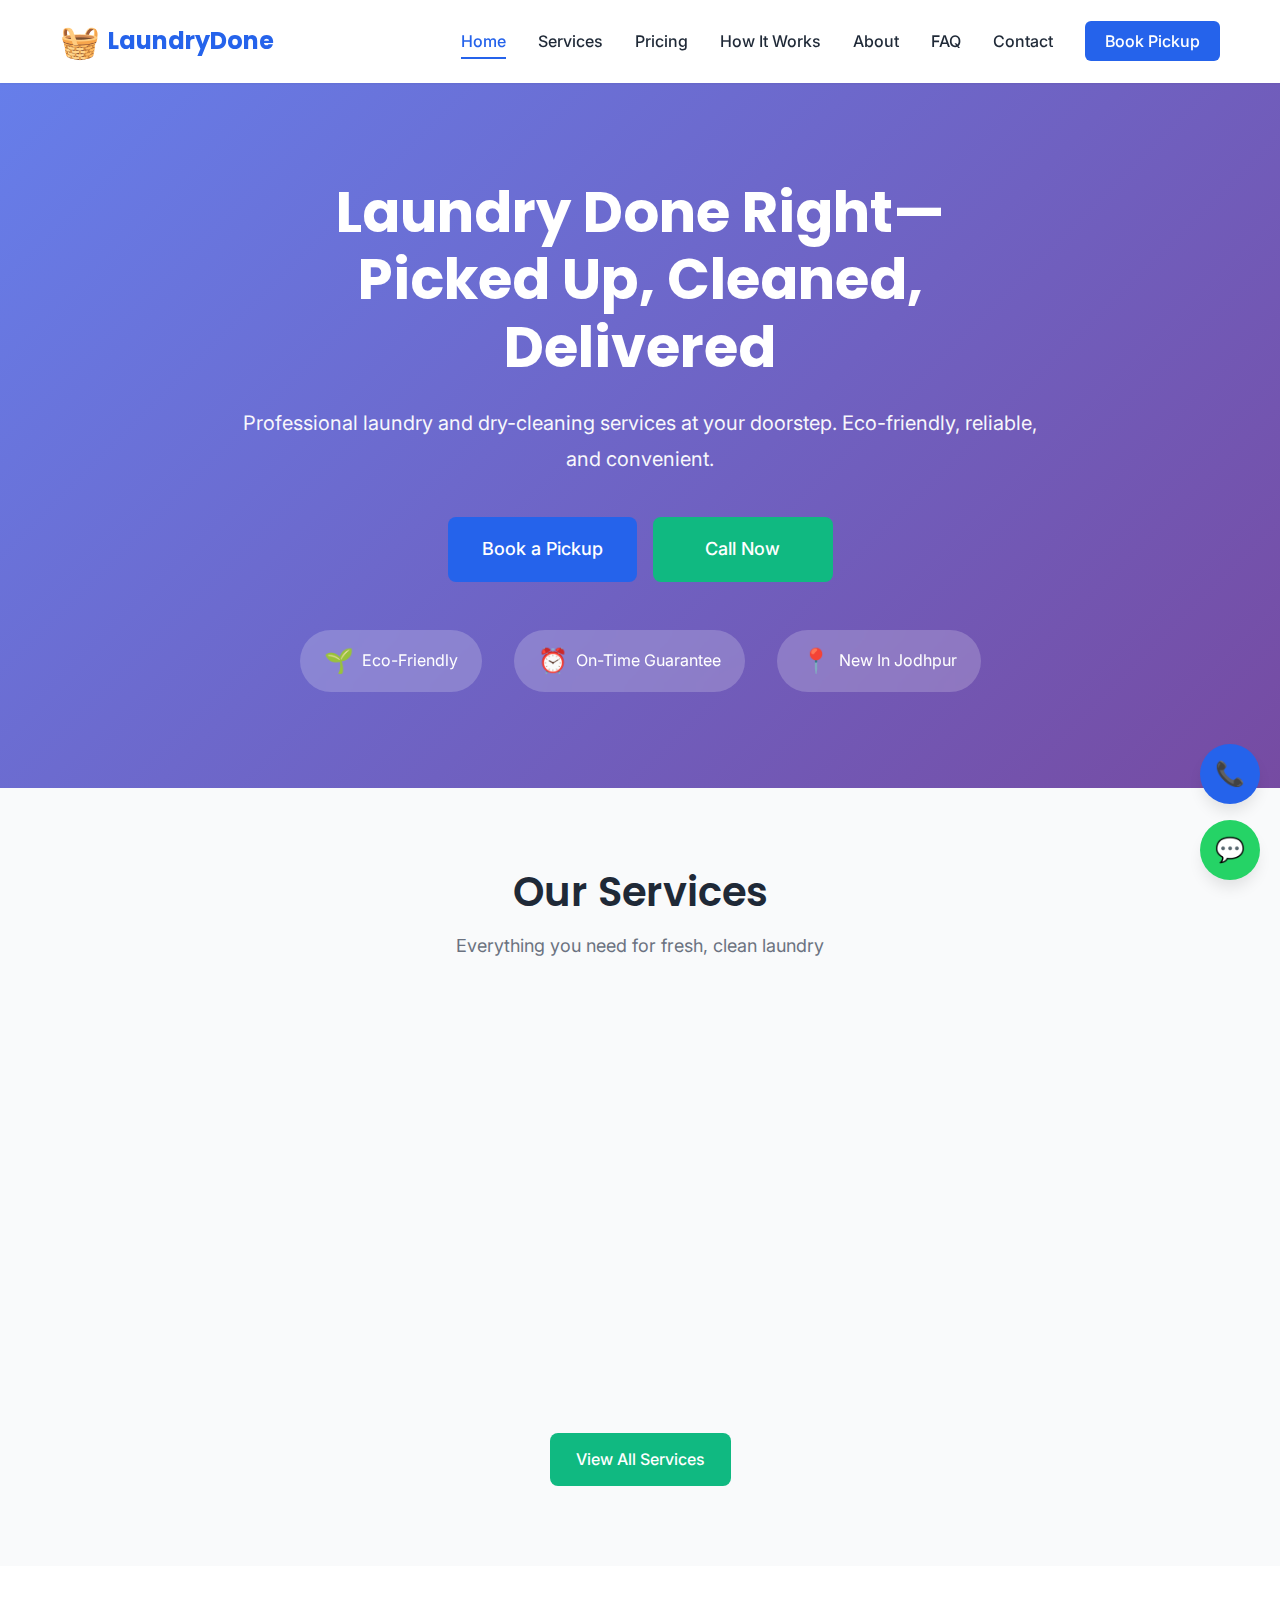
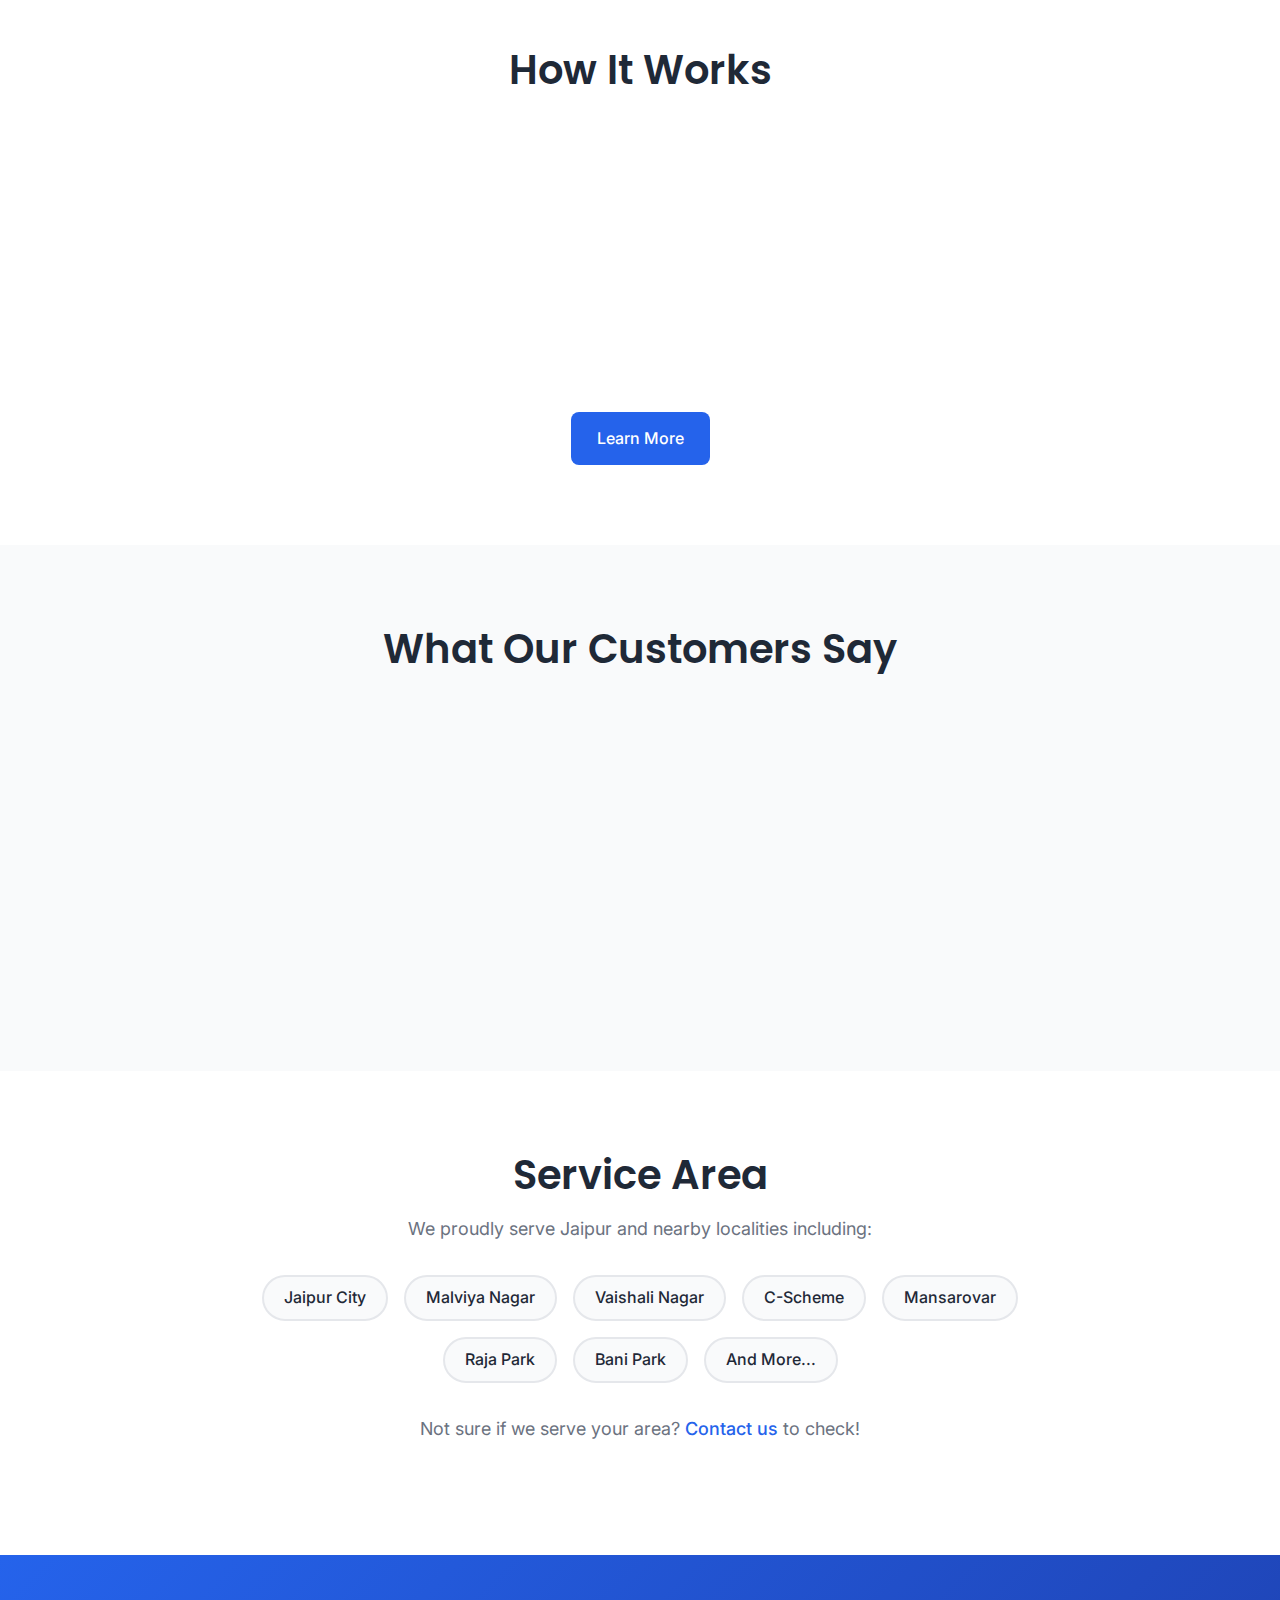
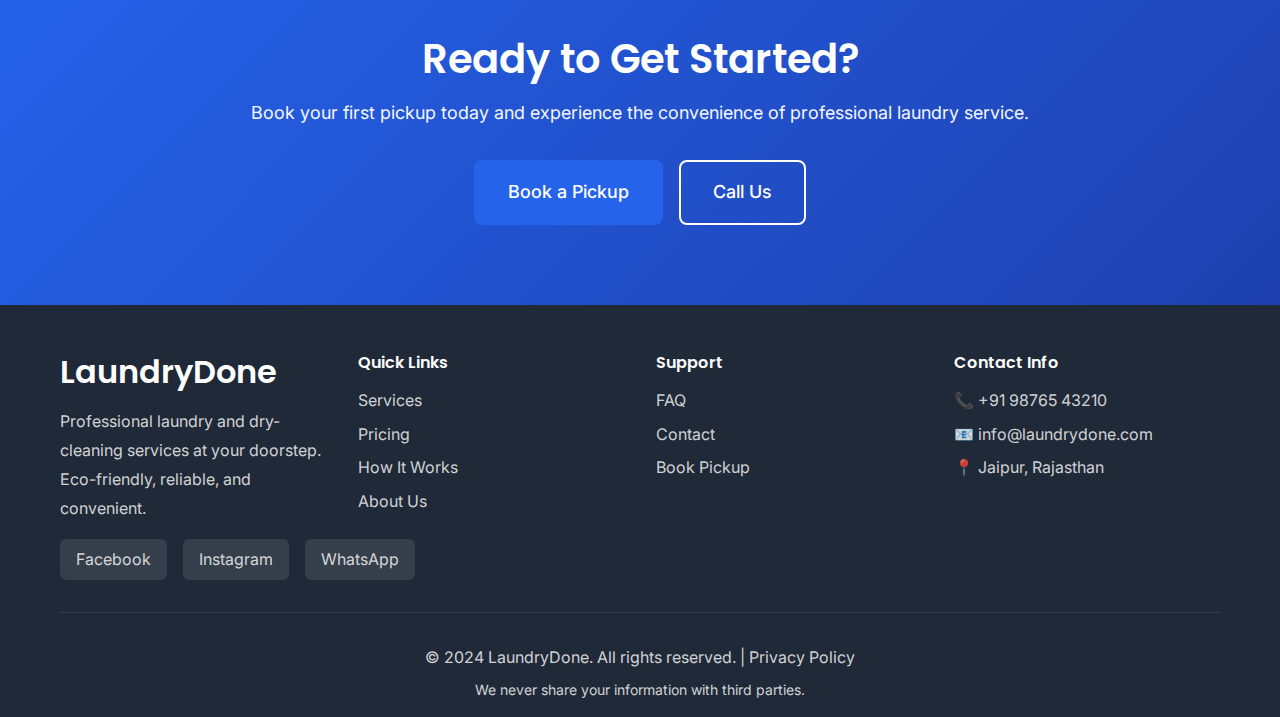
<file: index.html>
<!DOCTYPE html>
<html lang="en">
<head>
    <meta charset="UTF-8">
    <meta name="viewport" content="width=device-width, initial-scale=1.0">
    <meta name="description" content="Professional laundry and dry-cleaning services. We pick up, clean, and deliver your laundry on time. Eco-friendly, reliable, and convenient.">
    <title>Laundry Done Right - Professional Laundry & Dry Cleaning Services</title>
    <link rel="stylesheet" href="styles.css">
    <link rel="preconnect" href="https://fonts.googleapis.com">
    <link rel="preconnect" href="https://fonts.gstatic.com" crossorigin>
    <link href="https://fonts.googleapis.com/css2?family=Inter:wght@300;400;500;600;700&family=Poppins:wght@400;500;600;700&display=swap" rel="stylesheet">
</head>
<body>
    <!-- Navigation -->
    <nav class="navbar">
        <div class="container">
            <div class="nav-wrapper">
                <a href="index.html" class="logo">
                    <span class="logo-icon">🧺</span>
                    <span class="logo-text">LaundryDone</span>
                </a>
                <button class="mobile-menu-toggle" aria-label="Toggle menu">
                    <span></span>
                    <span></span>
                    <span></span>
                </button>
                <ul class="nav-menu">
                    <li><a href="index.html" class="active">Home</a></li>
                    <li><a href="services.html">Services</a></li>
                    <li><a href="pricing.html">Pricing</a></li>
                    <li><a href="how-it-works.html">How It Works</a></li>
                    <li><a href="about.html">About</a></li>
                    <li><a href="faq.html">FAQ</a></li>
                    <li><a href="contact.html">Contact</a></li>
                    <li><a href="booking.html" class="btn-primary">Book Pickup</a></li>
                </ul>
            </div>
        </div>
    </nav>

    <!-- Hero Section -->
    <section class="hero">
        <div class="container">
            <div class="hero-content">
                <h1 class="hero-title">Laundry Done Right—<br>Picked Up, Cleaned, Delivered</h1>
                <p class="hero-subtitle">Professional laundry and dry-cleaning services at your doorstep. Eco-friendly, reliable, and convenient.</p>
                <div class="hero-cta">
                    <a href="booking.html" class="btn btn-large btn-primary">Book a Pickup</a>
                    <a href="tel:+919876543210" class="btn btn-large btn-secondary">Call Now</a>
                </div>
                <div class="trust-badges">
                    <div class="badge">
                        <span class="badge-icon">🌱</span>
                        <span>Eco-Friendly</span>
                    </div>
                    <div class="badge">
                        <span class="badge-icon">⏰</span>
                        <span>On-Time Guarantee</span>
                    </div>
                    <div class="badge">
                        <span class="badge-icon">📍</span>
                        <span>New In Jodhpur</span>
                    </div>
                </div>
            </div>
        </div>
    </section>

    <!-- Services Overview -->
    <section class="services-overview">
        <div class="container">
            <h2 class="section-title">Our Services</h2>
            <p class="section-subtitle">Everything you need for fresh, clean laundry</p>
            <div class="services-grid">
                <div class="service-card">
                    <div class="service-icon">👕</div>
                    <h3>Wash & Fold</h3>
                    <p>Professional washing and folding service for your everyday laundry needs.</p>
                    <a href="services.html#wash-fold" class="service-link">Learn More →</a>
                </div>
                <div class="service-card">
                    <div class="service-icon">🧥</div>
                    <h3>Dry Cleaning</h3>
                    <p>Expert dry cleaning for delicate fabrics and formal wear.</p>
                    <a href="services.html#dry-cleaning" class="service-link">Learn More →</a>
                </div>
                <div class="service-card">
                    <div class="service-icon">👔</div>
                    <h3>Ironing & Pressing</h3>
                    <p>Professional pressing service for crisp, wrinkle-free clothes.</p>
                    <a href="services.html#ironing" class="service-link">Learn More →</a>
                </div>
                <div class="service-card">
                    <div class="service-icon">✨</div>
                    <h3>Special Care</h3>
                    <p>Delicate handling for special items like bedding, shoes, and fine fabrics.</p>
                    <a href="services.html#special-care" class="service-link">Learn More →</a>
                </div>
            </div>
            <div class="text-center">
                <a href="services.html" class="btn btn-secondary">View All Services</a>
            </div>
        </div>
    </section>

    <!-- How It Works -->
    <section class="how-it-works-preview">
        <div class="container">
            <h2 class="section-title">How It Works</h2>
            <div class="steps-grid">
                <div class="step-card">
                    <div class="step-number">1</div>
                    <h3>Schedule</h3>
                    <p>Choose your preferred date and time via our booking form or call us directly.</p>
                </div>
                <div class="step-card">
                    <div class="step-number">2</div>
                    <h3>Pickup</h3>
                    <p>We collect your laundry from your doorstep at the scheduled time.</p>
                </div>
                <div class="step-card">
                    <div class="step-number">3</div>
                    <h3>Delivery</h3>
                    <p>Fresh, clean, and folded laundry delivered back to you on time.</p>
                </div>
            </div>
            <div class="text-center">
                <a href="how-it-works.html" class="btn btn-primary">Learn More</a>
            </div>
        </div>
    </section>

    <!-- Testimonials -->
    <section class="testimonials">
        <div class="container">
            <h2 class="section-title">What Our Customers Say</h2>
            <div class="testimonials-grid">
                <div class="testimonial-card">
                    <div class="testimonial-rating">★★★★★</div>
                    <p class="testimonial-text">"Best laundry service in Jaipur! They're always on time, and my clothes come back looking brand new. Highly recommend!"</p>
                    <div class="testimonial-author">
                        <div class="author-avatar">RK</div>
                        <div class="author-info">
                            <div class="author-name">Rajesh Kumar</div>
                            <div class="author-location">Jaipur</div>
                        </div>
                    </div>
                </div>
                <div class="testimonial-card">
                    <div class="testimonial-rating">★★★★★</div>
                    <p class="testimonial-text">"I love their eco-friendly approach and attention to detail. My delicate items are handled with such care. Excellent service!"</p>
                    <div class="testimonial-author">
                        <div class="author-avatar">PM</div>
                        <div class="author-info">
                            <div class="author-name">Priya Mehta</div>
                            <div class="author-location">Jaipur</div>
                        </div>
                    </div>
                </div>
                <div class="testimonial-card">
                    <div class="testimonial-rating">★★★★★</div>
                    <p class="testimonial-text">"Convenient, reliable, and affordable. The subscription plan has been a game-changer for my busy schedule!"</p>
                    <div class="testimonial-author">
                        <div class="author-avatar">AS</div>
                        <div class="author-info">
                            <div class="author-name">Amit Sharma</div>
                            <div class="author-location">Jaipur</div>
                        </div>
                    </div>
                </div>
            </div>
        </div>
    </section>

    <!-- Service Area -->
    <section class="service-area">
        <div class="container">
            <div class="service-area-content">
                <h2>Service Area</h2>
                <p>We proudly serve Jaipur and nearby localities including:</p>
                <div class="areas-list">
                    <span class="area-tag">Jaipur City</span>
                    <span class="area-tag">Malviya Nagar</span>
                    <span class="area-tag">Vaishali Nagar</span>
                    <span class="area-tag">C-Scheme</span>
                    <span class="area-tag">Mansarovar</span>
                    <span class="area-tag">Raja Park</span>
                    <span class="area-tag">Bani Park</span>
                    <span class="area-tag">And More...</span>
                </div>
                <p class="service-area-note">Not sure if we serve your area? <a href="contact.html">Contact us</a> to check!</p>
            </div>
        </div>
    </section>

    <!-- CTA Section -->
    <section class="cta-section">
        <div class="container">
            <div class="cta-content">
                <h2>Ready to Get Started?</h2>
                <p>Book your first pickup today and experience the convenience of professional laundry service.</p>
                <div class="cta-buttons">
                    <a href="booking.html" class="btn btn-large btn-primary">Book a Pickup</a>
                    <a href="tel:+919876543210" class="btn btn-large btn-outline">Call Us</a>
                </div>
            </div>
        </div>
    </section>

    <!-- Footer -->
    <footer class="footer">
        <div class="container">
            <div class="footer-content">
                <div class="footer-section">
                    <h3>LaundryDone</h3>
                    <p>Professional laundry and dry-cleaning services at your doorstep. Eco-friendly, reliable, and convenient.</p>
                    <div class="social-links">
                        <a href="#" aria-label="Facebook">Facebook</a>
                        <a href="#" aria-label="Instagram">Instagram</a>
                        <a href="https://wa.me/919876543210" aria-label="WhatsApp">WhatsApp</a>
                    </div>
                </div>
                <div class="footer-section">
                    <h4>Quick Links</h4>
                    <ul>
                        <li><a href="services.html">Services</a></li>
                        <li><a href="pricing.html">Pricing</a></li>
                        <li><a href="how-it-works.html">How It Works</a></li>
                        <li><a href="about.html">About Us</a></li>
                    </ul>
                </div>
                <div class="footer-section">
                    <h4>Support</h4>
                    <ul>
                        <li><a href="faq.html">FAQ</a></li>
                        <li><a href="contact.html">Contact</a></li>
                        <li><a href="booking.html">Book Pickup</a></li>
                    </ul>
                </div>
                <div class="footer-section">
                    <h4>Contact Info</h4>
                    <ul class="contact-info">
                        <li>📞 <a href="tel:+919876543210">+91 98765 43210</a></li>
                        <li>📧 <a href="mailto:info@laundrydone.com">info@laundrydone.com</a></li>
                        <li>📍 Jaipur, Rajasthan</li>
                    </ul>
                </div>
            </div>
            <div class="footer-bottom">
                <p>&copy; 2024 LaundryDone. All rights reserved. | <a href="#">Privacy Policy</a></p>
                <p class="privacy-note">We never share your information with third parties.</p>
            </div>
        </div>
    </footer>

    <!-- Floating Action Buttons (Mobile) -->
    <div class="floating-actions">
        <a href="tel:+919876543210" class="floating-btn call-btn" aria-label="Call us">
            📞
        </a>
        <a href="https://wa.me/919876543210" class="floating-btn whatsapp-btn" aria-label="Chat on WhatsApp">
            💬
        </a>
    </div>

    <script src="script.js"></script>
</body>
</html>
</file>
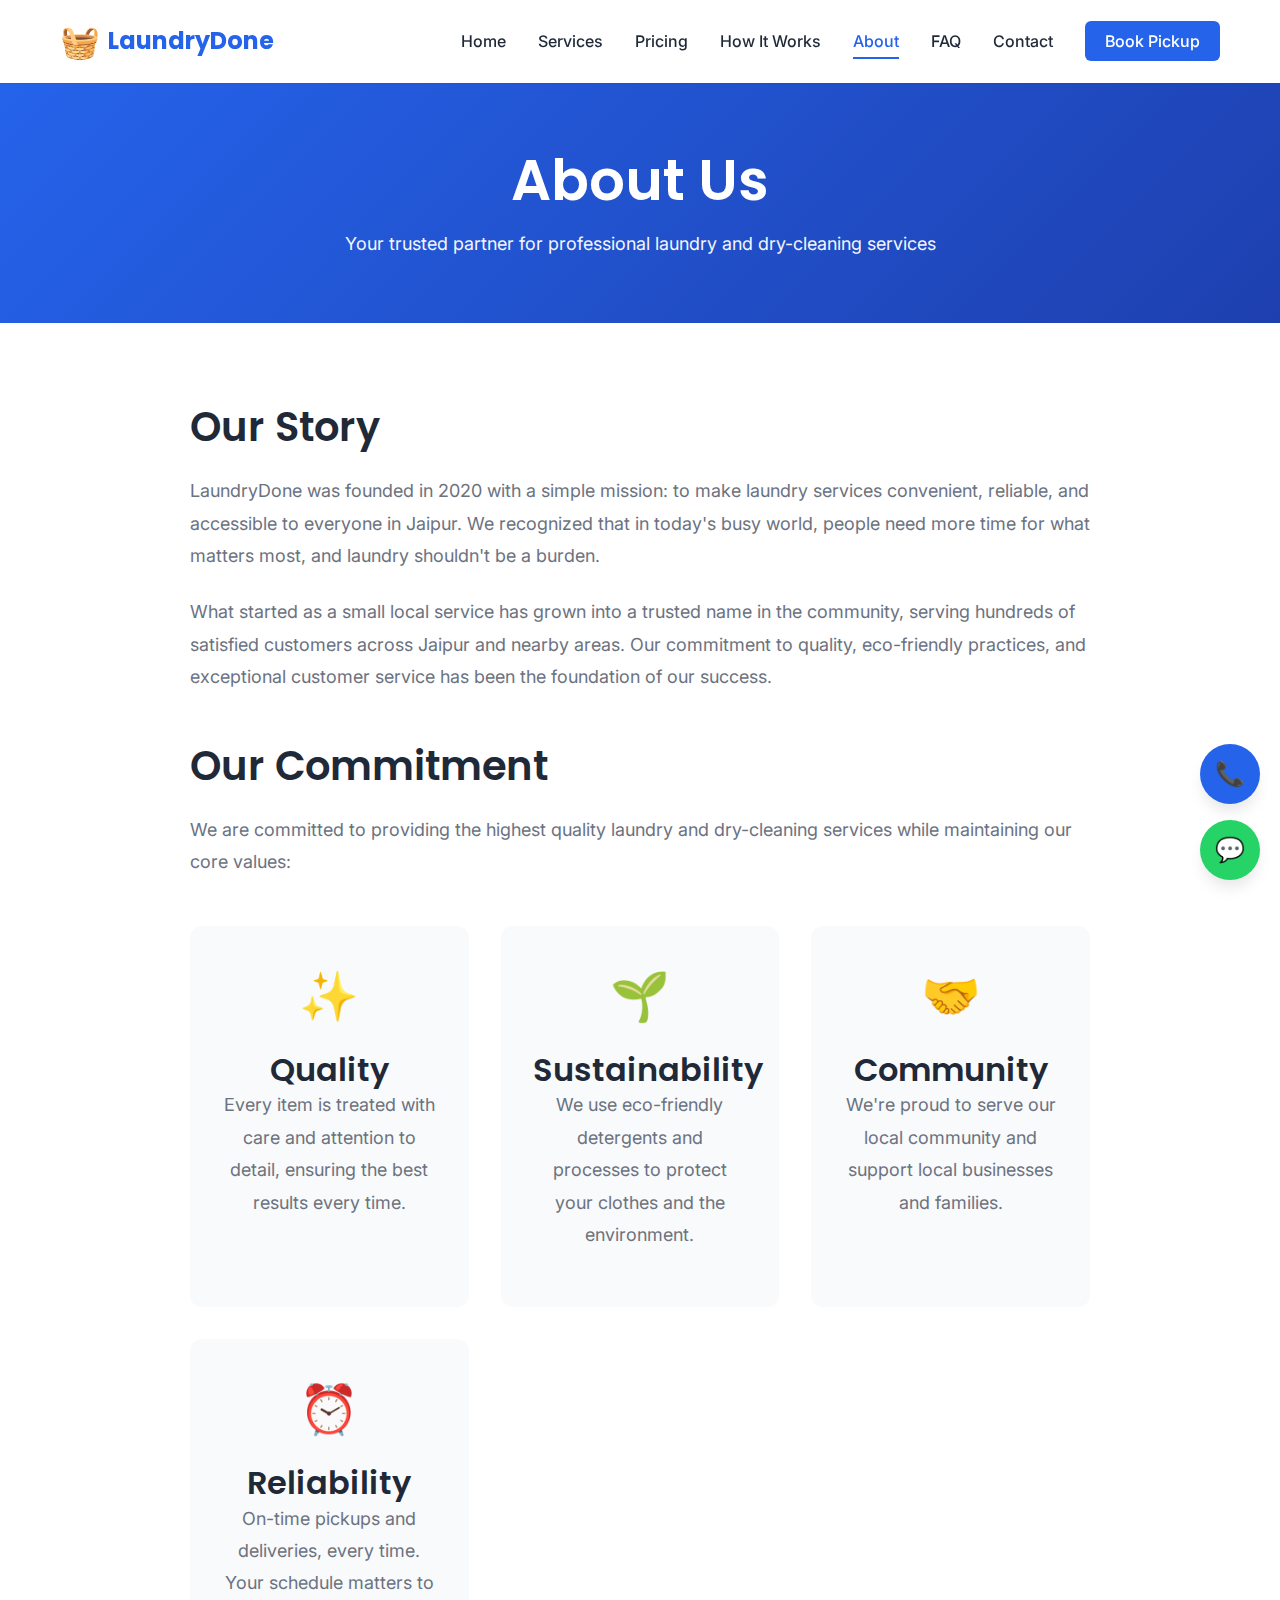
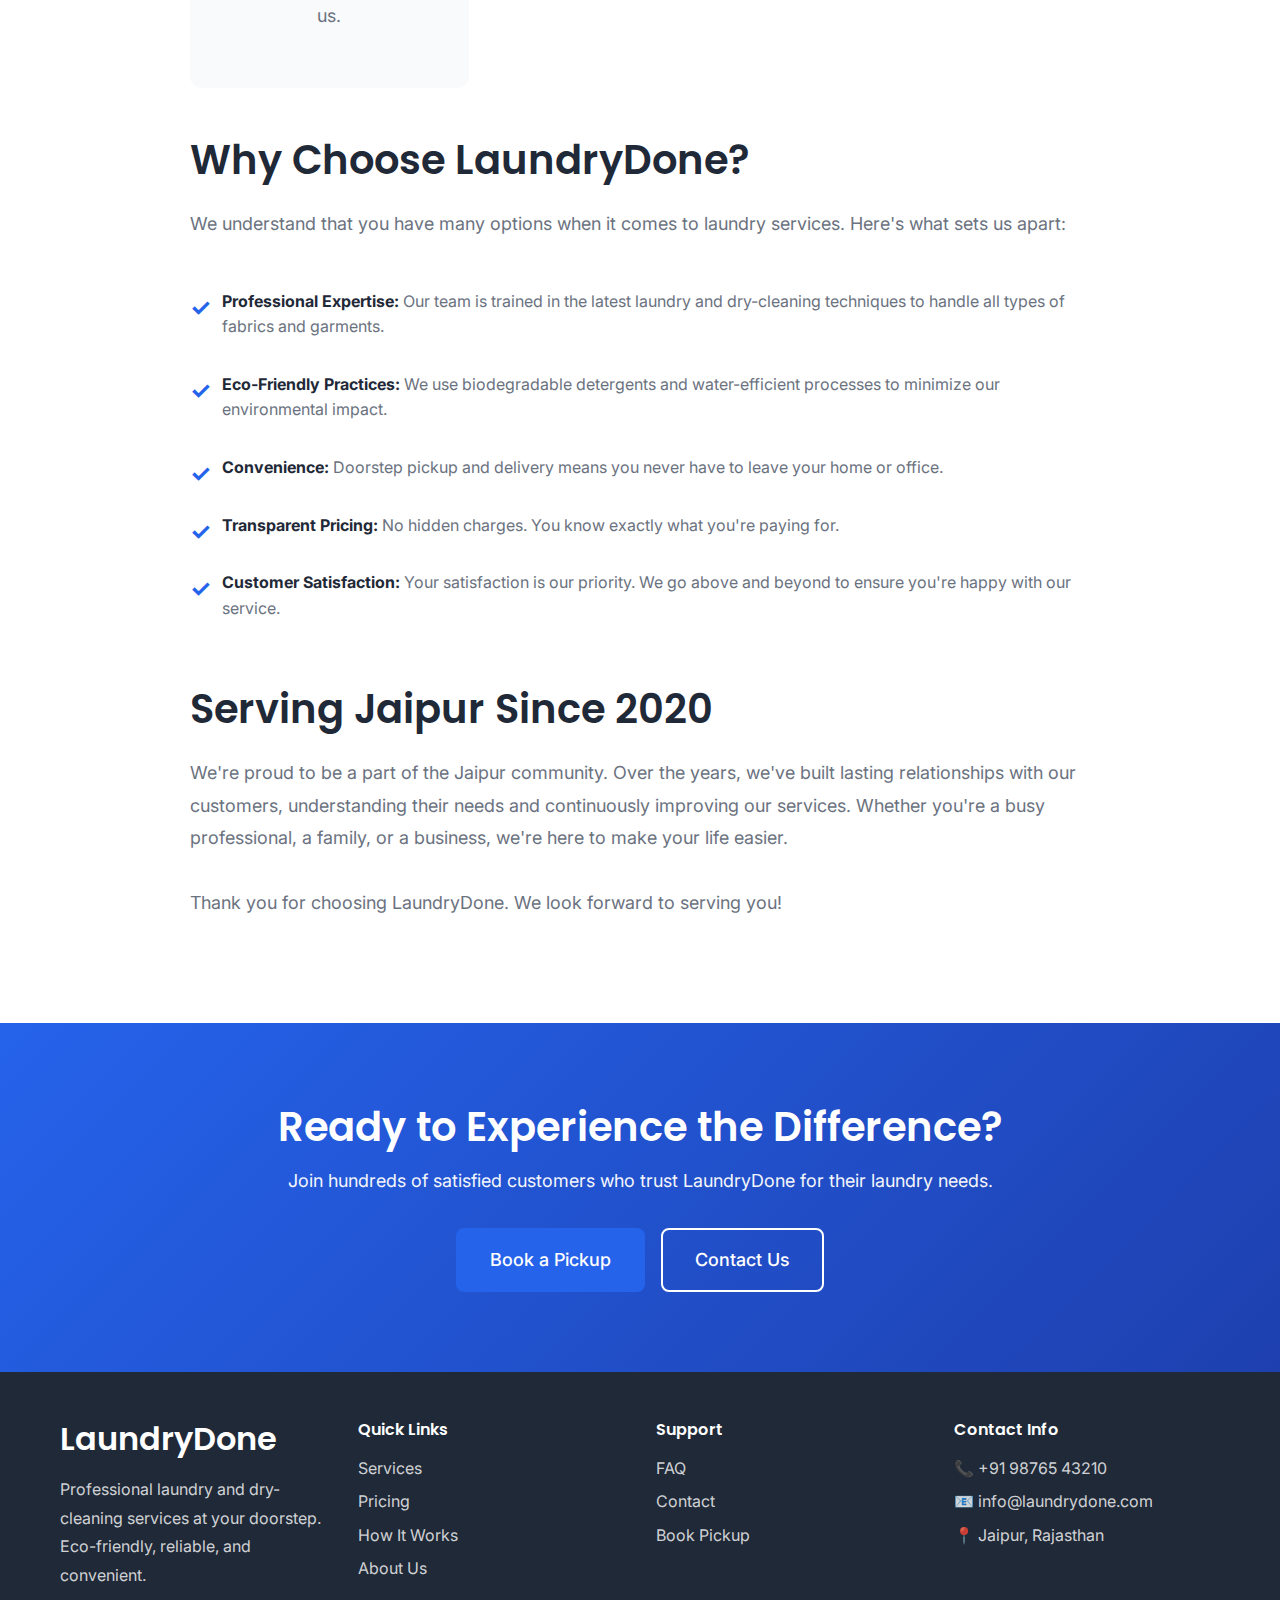
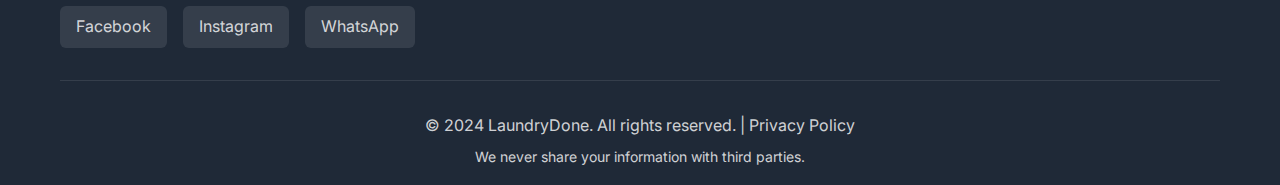
<file: about.html>
<!DOCTYPE html>
<html lang="en">
<head>
    <meta charset="UTF-8">
    <meta name="viewport" content="width=device-width, initial-scale=1.0">
    <meta name="description" content="Learn about LaundryDone - our story, commitment to quality, and dedication to serving our community.">
    <title>About Us - Laundry Done Right</title>
    <link rel="stylesheet" href="styles.css">
    <link rel="preconnect" href="https://fonts.googleapis.com">
    <link rel="preconnect" href="https://fonts.gstatic.com" crossorigin>
    <link href="https://fonts.googleapis.com/css2?family=Inter:wght@300;400;500;600;700&family=Poppins:wght@400;500;600;700&display=swap" rel="stylesheet">
</head>
<body>
    <!-- Navigation -->
    <nav class="navbar">
        <div class="container">
            <div class="nav-wrapper">
                <a href="index.html" class="logo">
                    <span class="logo-icon">🧺</span>
                    <span class="logo-text">LaundryDone</span>
                </a>
                <button class="mobile-menu-toggle" aria-label="Toggle menu">
                    <span></span>
                    <span></span>
                    <span></span>
                </button>
                <ul class="nav-menu">
                    <li><a href="index.html">Home</a></li>
                    <li><a href="services.html">Services</a></li>
                    <li><a href="pricing.html">Pricing</a></li>
                    <li><a href="how-it-works.html">How It Works</a></li>
                    <li><a href="about.html" class="active">About</a></li>
                    <li><a href="faq.html">FAQ</a></li>
                    <li><a href="contact.html">Contact</a></li>
                    <li><a href="booking.html" class="btn-primary">Book Pickup</a></li>
                </ul>
            </div>
        </div>
    </nav>

    <!-- Page Header -->
    <section class="page-header">
        <div class="container">
            <h1>About Us</h1>
            <p>Your trusted partner for professional laundry and dry-cleaning services</p>
        </div>
    </section>

    <!-- About Section -->
    <section class="about-section">
        <div class="container">
            <div class="about-content">
                <h2>Our Story</h2>
                <p>LaundryDone was founded in 2020 with a simple mission: to make laundry services convenient, reliable, and accessible to everyone in Jaipur. We recognized that in today's busy world, people need more time for what matters most, and laundry shouldn't be a burden.</p>
                
                <p>What started as a small local service has grown into a trusted name in the community, serving hundreds of satisfied customers across Jaipur and nearby areas. Our commitment to quality, eco-friendly practices, and exceptional customer service has been the foundation of our success.</p>

                <h2 style="margin-top: 3rem;">Our Commitment</h2>
                <p>We are committed to providing the highest quality laundry and dry-cleaning services while maintaining our core values:</p>

                <div class="about-features">
                    <div class="about-feature">
                        <div class="about-feature-icon">✨</div>
                        <h3>Quality</h3>
                        <p>Every item is treated with care and attention to detail, ensuring the best results every time.</p>
                    </div>
                    <div class="about-feature">
                        <div class="about-feature-icon">🌱</div>
                        <h3>Sustainability</h3>
                        <p>We use eco-friendly detergents and processes to protect your clothes and the environment.</p>
                    </div>
                    <div class="about-feature">
                        <div class="about-feature-icon">🤝</div>
                        <h3>Community</h3>
                        <p>We're proud to serve our local community and support local businesses and families.</p>
                    </div>
                    <div class="about-feature">
                        <div class="about-feature-icon">⏰</div>
                        <h3>Reliability</h3>
                        <p>On-time pickups and deliveries, every time. Your schedule matters to us.</p>
                    </div>
                </div>

                <h2 style="margin-top: 3rem;">Why Choose LaundryDone?</h2>
                <p>We understand that you have many options when it comes to laundry services. Here's what sets us apart:</p>
                
                <ul style="list-style: none; margin: 2rem 0; padding: 0;">
                    <li style="padding: 1rem 0; padding-left: 2rem; position: relative; color: var(--text-light);">
                        <span style="position: absolute; left: 0; color: var(--primary-color); font-weight: bold; font-size: 1.5rem;">✓</span>
                        <strong style="color: var(--text-dark);">Professional Expertise:</strong> Our team is trained in the latest laundry and dry-cleaning techniques to handle all types of fabrics and garments.
                    </li>
                    <li style="padding: 1rem 0; padding-left: 2rem; position: relative; color: var(--text-light);">
                        <span style="position: absolute; left: 0; color: var(--primary-color); font-weight: bold; font-size: 1.5rem;">✓</span>
                        <strong style="color: var(--text-dark);">Eco-Friendly Practices:</strong> We use biodegradable detergents and water-efficient processes to minimize our environmental impact.
                    </li>
                    <li style="padding: 1rem 0; padding-left: 2rem; position: relative; color: var(--text-light);">
                        <span style="position: absolute; left: 0; color: var(--primary-color); font-weight: bold; font-size: 1.5rem;">✓</span>
                        <strong style="color: var(--text-dark);">Convenience:</strong> Doorstep pickup and delivery means you never have to leave your home or office.
                    </li>
                    <li style="padding: 1rem 0; padding-left: 2rem; position: relative; color: var(--text-light);">
                        <span style="position: absolute; left: 0; color: var(--primary-color); font-weight: bold; font-size: 1.5rem;">✓</span>
                        <strong style="color: var(--text-dark);">Transparent Pricing:</strong> No hidden charges. You know exactly what you're paying for.
                    </li>
                    <li style="padding: 1rem 0; padding-left: 2rem; position: relative; color: var(--text-light);">
                        <span style="position: absolute; left: 0; color: var(--primary-color); font-weight: bold; font-size: 1.5rem;">✓</span>
                        <strong style="color: var(--text-dark);">Customer Satisfaction:</strong> Your satisfaction is our priority. We go above and beyond to ensure you're happy with our service.
                    </li>
                </ul>

                <h2 style="margin-top: 3rem;">Serving Jaipur Since 2020</h2>
                <p>We're proud to be a part of the Jaipur community. Over the years, we've built lasting relationships with our customers, understanding their needs and continuously improving our services. Whether you're a busy professional, a family, or a business, we're here to make your life easier.</p>

                <p style="margin-top: 2rem;">Thank you for choosing LaundryDone. We look forward to serving you!</p>
            </div>
        </div>
    </section>

    <!-- CTA Section -->
    <section class="cta-section">
        <div class="container">
            <div class="cta-content">
                <h2>Ready to Experience the Difference?</h2>
                <p>Join hundreds of satisfied customers who trust LaundryDone for their laundry needs.</p>
                <div class="cta-buttons">
                    <a href="booking.html" class="btn btn-large btn-primary">Book a Pickup</a>
                    <a href="contact.html" class="btn btn-large btn-outline">Contact Us</a>
                </div>
            </div>
        </div>
    </section>

    <!-- Footer -->
    <footer class="footer">
        <div class="container">
            <div class="footer-content">
                <div class="footer-section">
                    <h3>LaundryDone</h3>
                    <p>Professional laundry and dry-cleaning services at your doorstep. Eco-friendly, reliable, and convenient.</p>
                    <div class="social-links">
                        <a href="#" aria-label="Facebook">Facebook</a>
                        <a href="#" aria-label="Instagram">Instagram</a>
                        <a href="https://wa.me/919876543210" aria-label="WhatsApp">WhatsApp</a>
                    </div>
                </div>
                <div class="footer-section">
                    <h4>Quick Links</h4>
                    <ul>
                        <li><a href="services.html">Services</a></li>
                        <li><a href="pricing.html">Pricing</a></li>
                        <li><a href="how-it-works.html">How It Works</a></li>
                        <li><a href="about.html">About Us</a></li>
                    </ul>
                </div>
                <div class="footer-section">
                    <h4>Support</h4>
                    <ul>
                        <li><a href="faq.html">FAQ</a></li>
                        <li><a href="contact.html">Contact</a></li>
                        <li><a href="booking.html">Book Pickup</a></li>
                    </ul>
                </div>
                <div class="footer-section">
                    <h4>Contact Info</h4>
                    <ul class="contact-info">
                        <li>📞 <a href="tel:+919876543210">+91 98765 43210</a></li>
                        <li>📧 <a href="mailto:info@laundrydone.com">info@laundrydone.com</a></li>
                        <li>📍 Jaipur, Rajasthan</li>
                    </ul>
                </div>
            </div>
            <div class="footer-bottom">
                <p>&copy; 2024 LaundryDone. All rights reserved. | <a href="#">Privacy Policy</a></p>
                <p class="privacy-note">We never share your information with third parties.</p>
            </div>
        </div>
    </footer>

    <!-- Floating Action Buttons -->
    <div class="floating-actions">
        <a href="tel:+919876543210" class="floating-btn call-btn" aria-label="Call us">
            📞
        </a>
        <a href="https://wa.me/919876543210" class="floating-btn whatsapp-btn" aria-label="Chat on WhatsApp">
            💬
        </a>
    </div>

    <script src="script.js"></script>
</body>
</html>
</file>
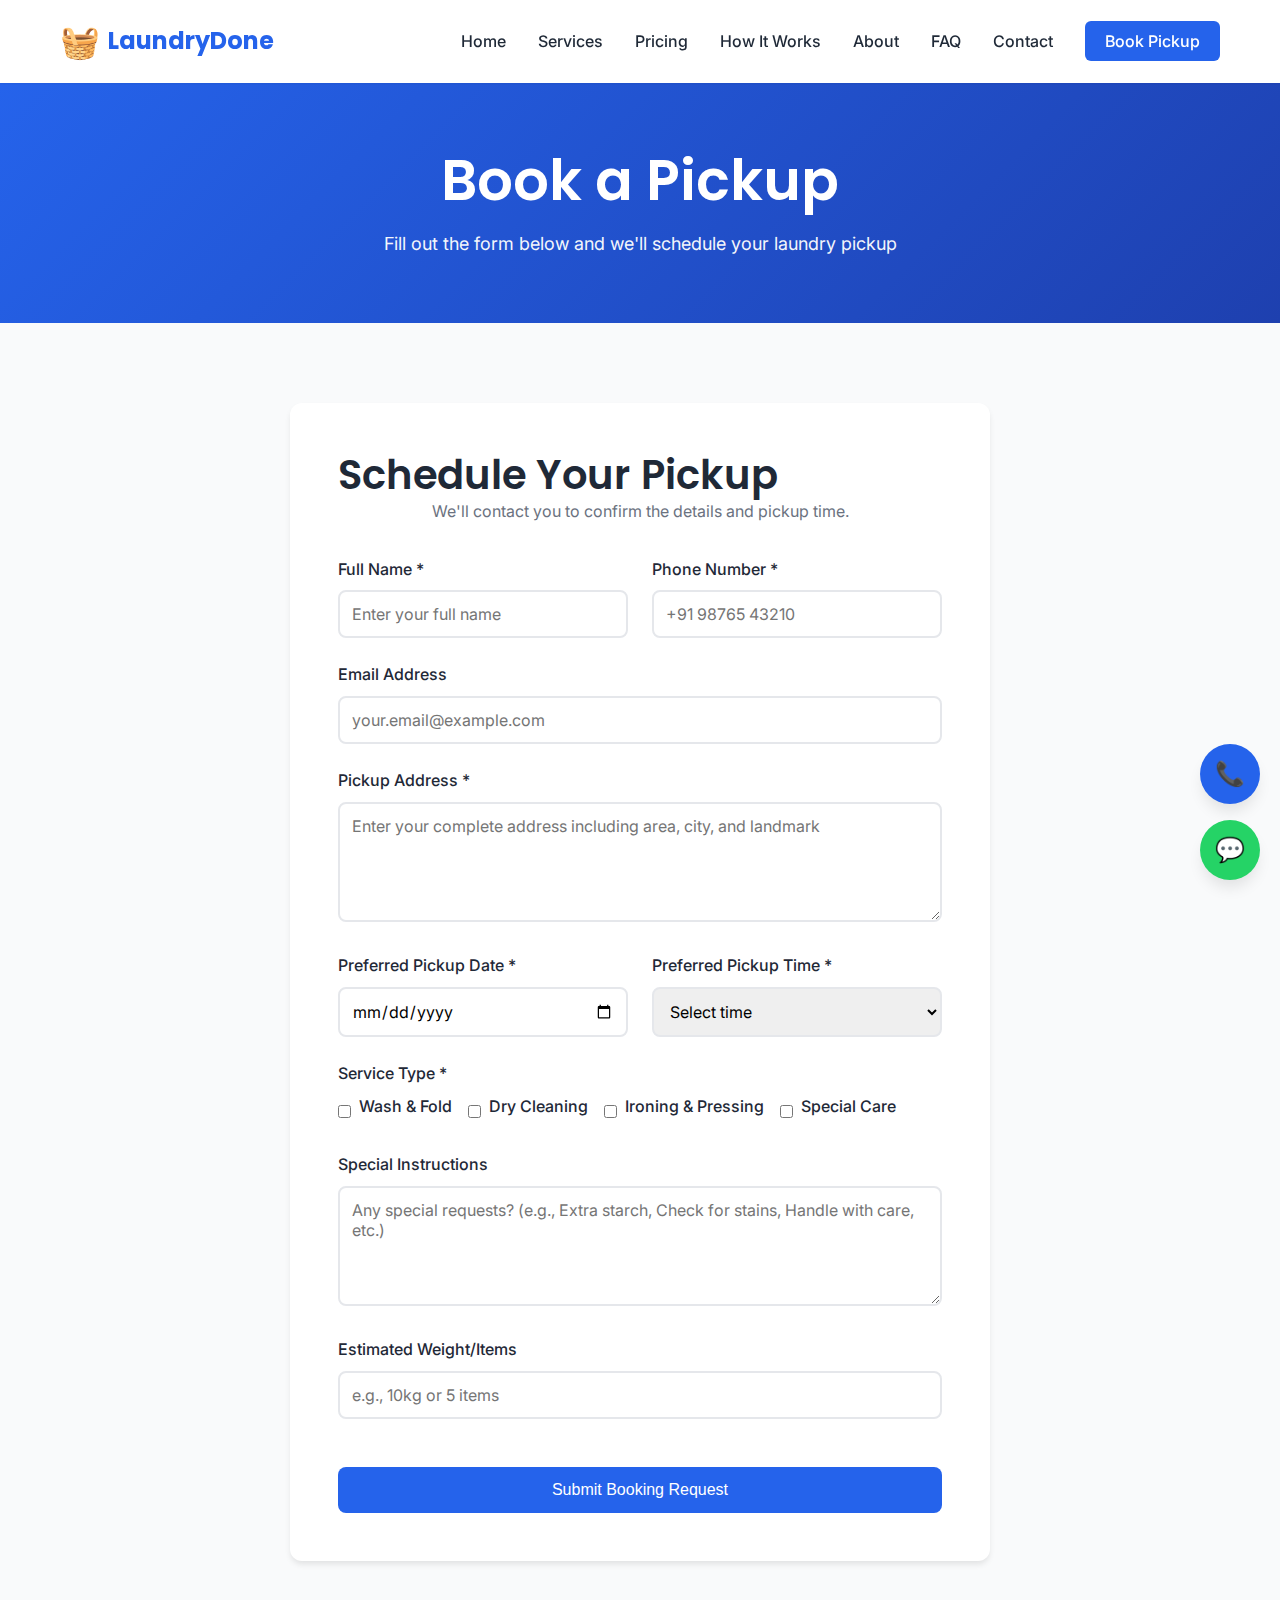
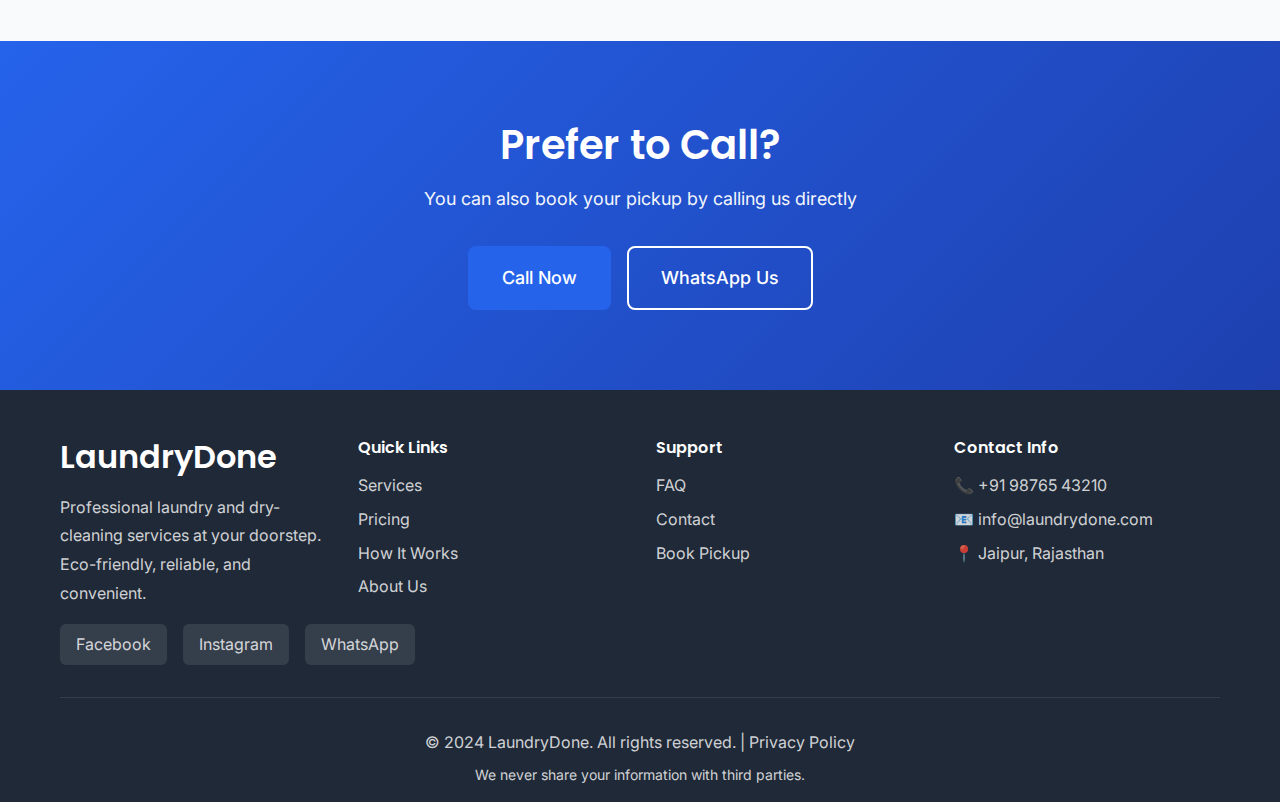
<file: booking.html>
<!DOCTYPE html>
<html lang="en">
<head>
    <meta charset="UTF-8">
    <meta name="viewport" content="width=device-width, initial-scale=1.0">
    <meta name="description" content="Book a laundry pickup - simple form to schedule your laundry service.">
    <title>Book a Pickup - Laundry Done Right</title>
    <link rel="stylesheet" href="styles.css">
    <link rel="preconnect" href="https://fonts.googleapis.com">
    <link rel="preconnect" href="https://fonts.gstatic.com" crossorigin>
    <link href="https://fonts.googleapis.com/css2?family=Inter:wght@300;400;500;600;700&family=Poppins:wght@400;500;600;700&display=swap" rel="stylesheet">
</head>
<body>
    <!-- Navigation -->
    <nav class="navbar">
        <div class="container">
            <div class="nav-wrapper">
                <a href="index.html" class="logo">
                    <span class="logo-icon">🧺</span>
                    <span class="logo-text">LaundryDone</span>
                </a>
                <button class="mobile-menu-toggle" aria-label="Toggle menu">
                    <span></span>
                    <span></span>
                    <span></span>
                </button>
                <ul class="nav-menu">
                    <li><a href="index.html">Home</a></li>
                    <li><a href="services.html">Services</a></li>
                    <li><a href="pricing.html">Pricing</a></li>
                    <li><a href="how-it-works.html">How It Works</a></li>
                    <li><a href="about.html">About</a></li>
                    <li><a href="faq.html">FAQ</a></li>
                    <li><a href="contact.html">Contact</a></li>
                    <li><a href="booking.html" class="btn-primary">Book Pickup</a></li>
                </ul>
            </div>
        </div>
    </nav>

    <!-- Page Header -->
    <section class="page-header">
        <div class="container">
            <h1>Book a Pickup</h1>
            <p>Fill out the form below and we'll schedule your laundry pickup</p>
        </div>
    </section>

    <!-- Booking Form -->
    <section class="booking-section">
        <div class="container">
            <div class="booking-form-container">
                <h2>Schedule Your Pickup</h2>
                <p style="text-align: center; color: var(--text-light); margin-bottom: 2rem;">We'll contact you to confirm the details and pickup time.</p>
                
                <form id="booking-form" action="https://formspree.io/f/YOUR_FORM_ID" method="POST">
                    <div class="form-row">
                        <div class="form-group">
                            <label for="full-name">Full Name *</label>
                            <input type="text" id="full-name" name="full-name" required placeholder="Enter your full name">
                        </div>
                        <div class="form-group">
                            <label for="phone">Phone Number *</label>
                            <input type="tel" id="phone" name="phone" required placeholder="+91 98765 43210" pattern="[0-9+\s-]{10,}">
                        </div>
                    </div>

                    <div class="form-group">
                        <label for="email">Email Address</label>
                        <input type="email" id="email" name="email" placeholder="your.email@example.com">
                    </div>

                    <div class="form-group">
                        <label for="address">Pickup Address *</label>
                        <textarea id="address" name="address" required placeholder="Enter your complete address including area, city, and landmark"></textarea>
                    </div>

                    <div class="form-row">
                        <div class="form-group">
                            <label for="pickup-date">Preferred Pickup Date *</label>
                            <input type="date" id="pickup-date" name="pickup-date" required min="">
                        </div>
                        <div class="form-group">
                            <label for="pickup-time">Preferred Pickup Time *</label>
                            <select id="pickup-time" name="pickup-time" required>
                                <option value="">Select time</option>
                                <option value="09:00-10:00">9:00 AM - 10:00 AM</option>
                                <option value="10:00-11:00">10:00 AM - 11:00 AM</option>
                                <option value="11:00-12:00">11:00 AM - 12:00 PM</option>
                                <option value="12:00-13:00">12:00 PM - 1:00 PM</option>
                                <option value="13:00-14:00">1:00 PM - 2:00 PM</option>
                                <option value="14:00-15:00">2:00 PM - 3:00 PM</option>
                                <option value="15:00-16:00">3:00 PM - 4:00 PM</option>
                                <option value="16:00-17:00">4:00 PM - 5:00 PM</option>
                                <option value="17:00-18:00">5:00 PM - 6:00 PM</option>
                                <option value="18:00-19:00">6:00 PM - 7:00 PM</option>
                            </select>
                        </div>
                    </div>

                    <div class="form-group">
                        <label>Service Type *</label>
                        <div class="checkbox-group">
                            <div class="checkbox-item">
                                <input type="checkbox" id="service-wash-fold" name="service-type" value="Wash & Fold">
                                <label for="service-wash-fold">Wash & Fold</label>
                            </div>
                            <div class="checkbox-item">
                                <input type="checkbox" id="service-dry-cleaning" name="service-type" value="Dry Cleaning">
                                <label for="service-dry-cleaning">Dry Cleaning</label>
                            </div>
                            <div class="checkbox-item">
                                <input type="checkbox" id="service-ironing" name="service-type" value="Ironing & Pressing">
                                <label for="service-ironing">Ironing & Pressing</label>
                            </div>
                            <div class="checkbox-item">
                                <input type="checkbox" id="service-special" name="service-type" value="Special Care">
                                <label for="service-special">Special Care</label>
                            </div>
                        </div>
                    </div>

                    <div class="form-group">
                        <label for="instructions">Special Instructions</label>
                        <textarea id="instructions" name="instructions" placeholder="Any special requests? (e.g., Extra starch, Check for stains, Handle with care, etc.)"></textarea>
                    </div>

                    <div class="form-group">
                        <label for="estimated-weight">Estimated Weight/Items</label>
                        <input type="text" id="estimated-weight" name="estimated-weight" placeholder="e.g., 10kg or 5 items">
                    </div>

                    <button type="submit" class="btn btn-primary form-submit">Submit Booking Request</button>
                    
                    <div class="form-success" id="form-success">
                        <strong>Thank you!</strong> Your booking request has been submitted. We'll contact you shortly to confirm the details and schedule your pickup.
                    </div>
                </form>
            </div>
        </div>
    </section>

    <!-- CTA Section -->
    <section class="cta-section">
        <div class="container">
            <div class="cta-content">
                <h2>Prefer to Call?</h2>
                <p>You can also book your pickup by calling us directly</p>
                <div class="cta-buttons">
                    <a href="tel:+919876543210" class="btn btn-large btn-primary">Call Now</a>
                    <a href="https://wa.me/919876543210" class="btn btn-large btn-outline">WhatsApp Us</a>
                </div>
            </div>
        </div>
    </section>

    <!-- Footer -->
    <footer class="footer">
        <div class="container">
            <div class="footer-content">
                <div class="footer-section">
                    <h3>LaundryDone</h3>
                    <p>Professional laundry and dry-cleaning services at your doorstep. Eco-friendly, reliable, and convenient.</p>
                    <div class="social-links">
                        <a href="#" aria-label="Facebook">Facebook</a>
                        <a href="#" aria-label="Instagram">Instagram</a>
                        <a href="https://wa.me/919876543210" aria-label="WhatsApp">WhatsApp</a>
                    </div>
                </div>
                <div class="footer-section">
                    <h4>Quick Links</h4>
                    <ul>
                        <li><a href="services.html">Services</a></li>
                        <li><a href="pricing.html">Pricing</a></li>
                        <li><a href="how-it-works.html">How It Works</a></li>
                        <li><a href="about.html">About Us</a></li>
                    </ul>
                </div>
                <div class="footer-section">
                    <h4>Support</h4>
                    <ul>
                        <li><a href="faq.html">FAQ</a></li>
                        <li><a href="contact.html">Contact</a></li>
                        <li><a href="booking.html">Book Pickup</a></li>
                    </ul>
                </div>
                <div class="footer-section">
                    <h4>Contact Info</h4>
                    <ul class="contact-info">
                        <li>📞 <a href="tel:+919876543210">+91 98765 43210</a></li>
                        <li>📧 <a href="mailto:info@laundrydone.com">info@laundrydone.com</a></li>
                        <li>📍 Jaipur, Rajasthan</li>
                    </ul>
                </div>
            </div>
            <div class="footer-bottom">
                <p>&copy; 2024 LaundryDone. All rights reserved. | <a href="#">Privacy Policy</a></p>
                <p class="privacy-note">We never share your information with third parties.</p>
            </div>
        </div>
    </footer>

    <!-- Floating Action Buttons -->
    <div class="floating-actions">
        <a href="tel:+919876543210" class="floating-btn call-btn" aria-label="Call us">
            📞
        </a>
        <a href="https://wa.me/919876543210" class="floating-btn whatsapp-btn" aria-label="Chat on WhatsApp">
            💬
        </a>
    </div>

    <script src="script.js"></script>
    <script>
        // Set minimum date to today
        document.addEventListener('DOMContentLoaded', function() {
            const today = new Date().toISOString().split('T')[0];
            document.getElementById('pickup-date').setAttribute('min', today);
        });

        // Form validation for service type
        document.getElementById('booking-form').addEventListener('submit', function(e) {
            const serviceCheckboxes = document.querySelectorAll('input[name="service-type"]:checked');
            if (serviceCheckboxes.length === 0) {
                e.preventDefault();
                alert('Please select at least one service type.');
                return false;
            }
        });
    </script>
</body>
</html>
</file>
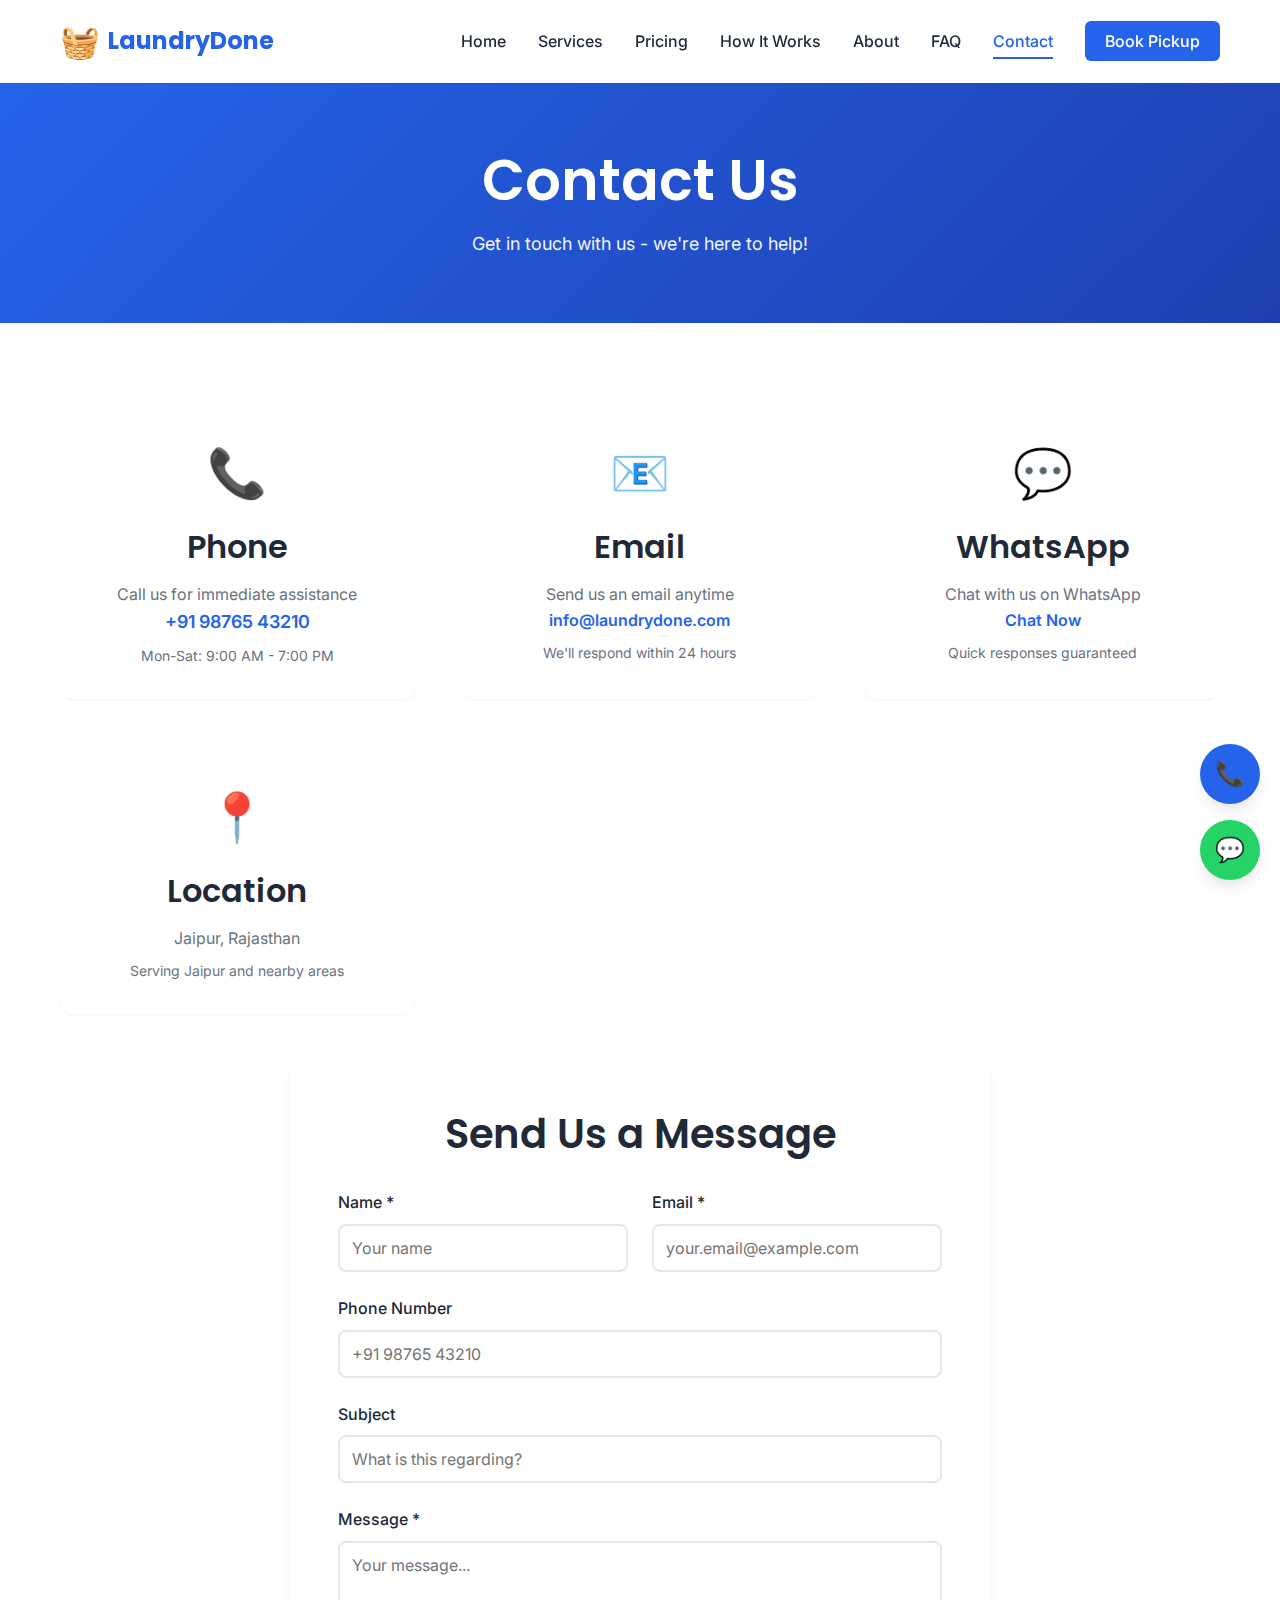
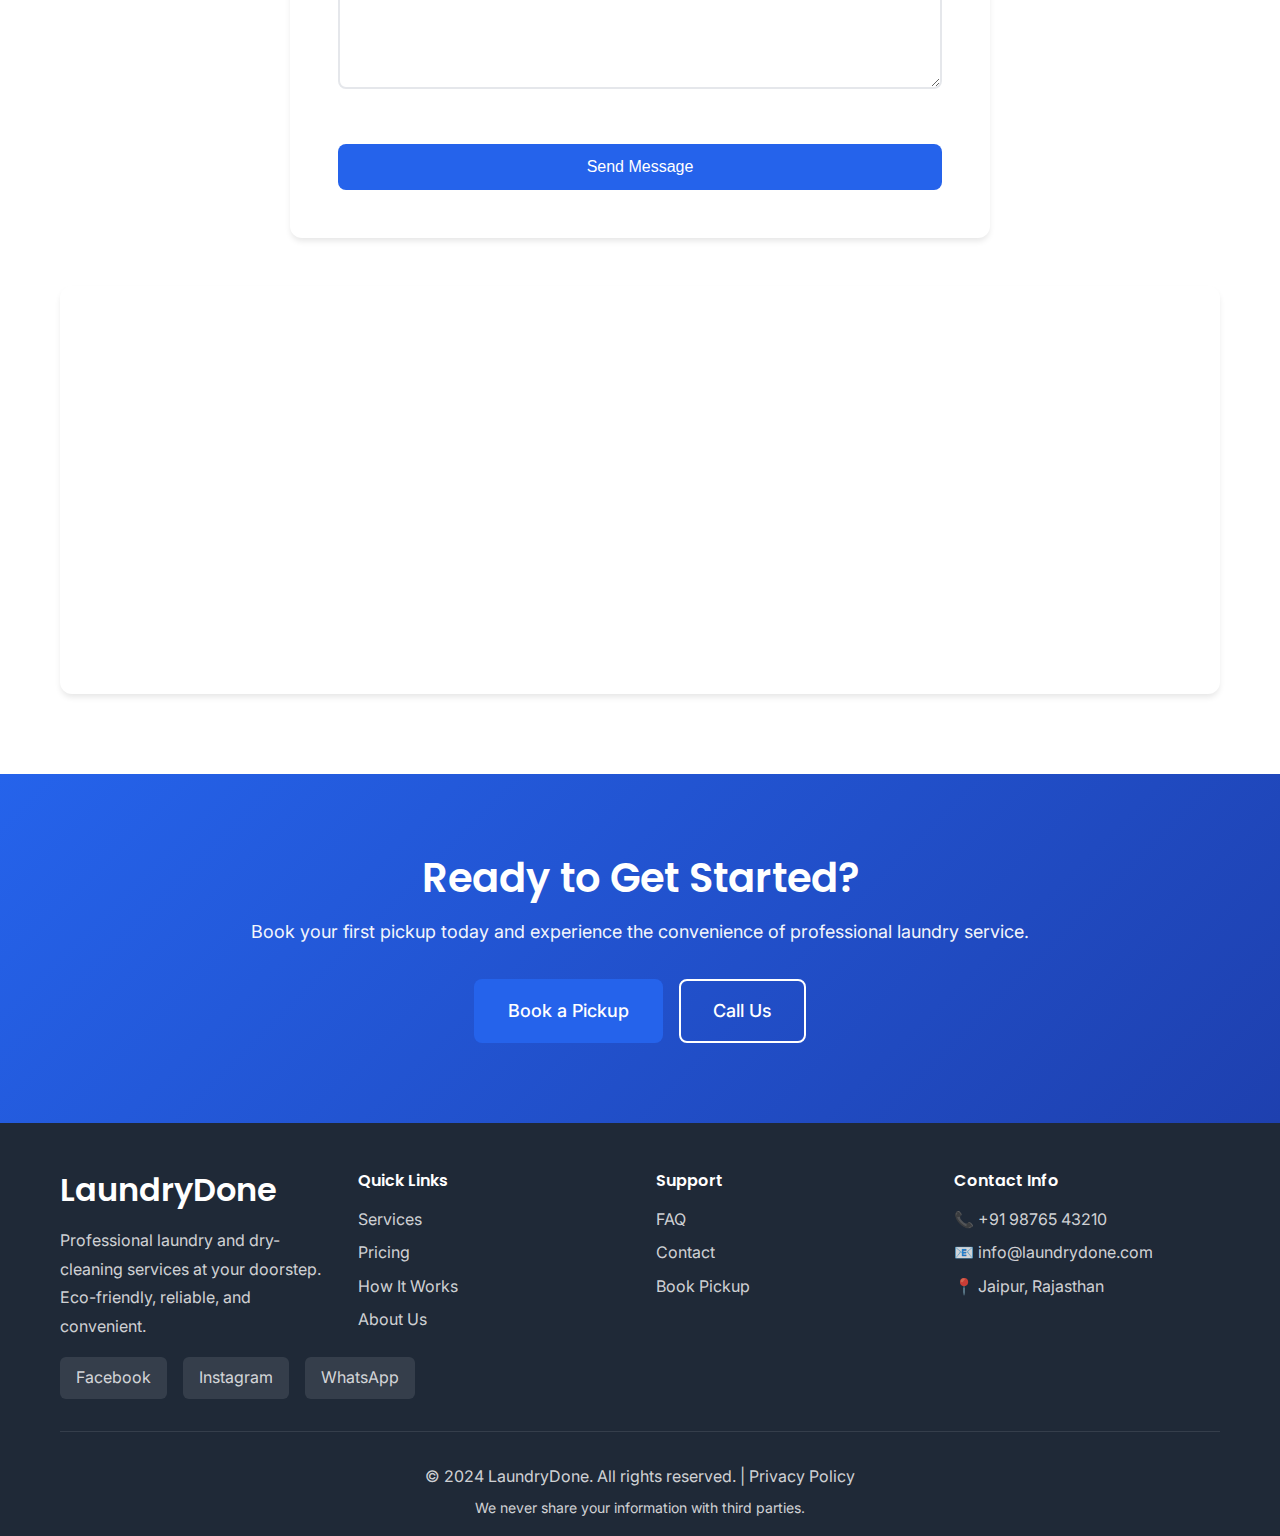
<file: contact.html>
<!DOCTYPE html>
<html lang="en">
<head>
    <meta charset="UTF-8">
    <meta name="viewport" content="width=device-width, initial-scale=1.0">
    <meta name="description" content="Contact LaundryDone - Get in touch for questions, support, or to book a pickup.">
    <title>Contact Us - Laundry Done Right</title>
    <link rel="stylesheet" href="styles.css">
    <link rel="preconnect" href="https://fonts.googleapis.com">
    <link rel="preconnect" href="https://fonts.gstatic.com" crossorigin>
    <link href="https://fonts.googleapis.com/css2?family=Inter:wght@300;400;500;600;700&family=Poppins:wght@400;500;600;700&display=swap" rel="stylesheet">
</head>
<body>
    <!-- Navigation -->
    <nav class="navbar">
        <div class="container">
            <div class="nav-wrapper">
                <a href="index.html" class="logo">
                    <span class="logo-icon">🧺</span>
                    <span class="logo-text">LaundryDone</span>
                </a>
                <button class="mobile-menu-toggle" aria-label="Toggle menu">
                    <span></span>
                    <span></span>
                    <span></span>
                </button>
                <ul class="nav-menu">
                    <li><a href="index.html">Home</a></li>
                    <li><a href="services.html">Services</a></li>
                    <li><a href="pricing.html">Pricing</a></li>
                    <li><a href="how-it-works.html">How It Works</a></li>
                    <li><a href="about.html">About</a></li>
                    <li><a href="faq.html">FAQ</a></li>
                    <li><a href="contact.html" class="active">Contact</a></li>
                    <li><a href="booking.html" class="btn-primary">Book Pickup</a></li>
                </ul>
            </div>
        </div>
    </nav>

    <!-- Page Header -->
    <section class="page-header">
        <div class="container">
            <h1>Contact Us</h1>
            <p>Get in touch with us - we're here to help!</p>
        </div>
    </section>

    <!-- Contact Section -->
    <section class="contact-section">
        <div class="container">
            <div class="contact-grid">
                <div class="contact-card">
                    <div class="contact-card-icon">📞</div>
                    <h3>Phone</h3>
                    <p>Call us for immediate assistance</p>
                    <p><a href="tel:+919876543210" style="color: var(--primary-color); font-weight: 600; font-size: 1.125rem;">+91 98765 43210</a></p>
                    <p style="color: var(--text-light); font-size: 0.875rem; margin-top: 0.5rem;">Mon-Sat: 9:00 AM - 7:00 PM</p>
                </div>

                <div class="contact-card">
                    <div class="contact-card-icon">📧</div>
                    <h3>Email</h3>
                    <p>Send us an email anytime</p>
                    <p><a href="mailto:info@laundrydone.com" style="color: var(--primary-color); font-weight: 600;">info@laundrydone.com</a></p>
                    <p style="color: var(--text-light); font-size: 0.875rem; margin-top: 0.5rem;">We'll respond within 24 hours</p>
                </div>

                <div class="contact-card">
                    <div class="contact-card-icon">💬</div>
                    <h3>WhatsApp</h3>
                    <p>Chat with us on WhatsApp</p>
                    <p><a href="https://wa.me/919876543210" style="color: var(--primary-color); font-weight: 600;">Chat Now</a></p>
                    <p style="color: var(--text-light); font-size: 0.875rem; margin-top: 0.5rem;">Quick responses guaranteed</p>
                </div>

                <div class="contact-card">
                    <div class="contact-card-icon">📍</div>
                    <h3>Location</h3>
                    <p>Jaipur, Rajasthan</p>
                    <p style="color: var(--text-light); font-size: 0.875rem; margin-top: 0.5rem;">Serving Jaipur and nearby areas</p>
                </div>
            </div>

            <!-- Contact Form -->
            <div class="booking-form-container" style="max-width: 700px; margin: 3rem auto 0;">
                <h2 style="text-align: center; margin-bottom: 2rem;">Send Us a Message</h2>
                <form id="contact-form" action="https://formspree.io/f/YOUR_FORM_ID" method="POST">
                    <div class="form-row">
                        <div class="form-group">
                            <label for="contact-name">Name *</label>
                            <input type="text" id="contact-name" name="name" required placeholder="Your name">
                        </div>
                        <div class="form-group">
                            <label for="contact-email">Email *</label>
                            <input type="email" id="contact-email" name="email" required placeholder="your.email@example.com">
                        </div>
                    </div>

                    <div class="form-group">
                        <label for="contact-phone">Phone Number</label>
                        <input type="tel" id="contact-phone" name="phone" placeholder="+91 98765 43210">
                    </div>

                    <div class="form-group">
                        <label for="contact-subject">Subject</label>
                        <input type="text" id="contact-subject" name="subject" placeholder="What is this regarding?">
                    </div>

                    <div class="form-group">
                        <label for="contact-message">Message *</label>
                        <textarea id="contact-message" name="message" required placeholder="Your message..." rows="6"></textarea>
                    </div>

                    <button type="submit" class="btn btn-primary form-submit">Send Message</button>
                    
                    <div class="form-success" id="contact-form-success">
                        <strong>Thank you!</strong> Your message has been sent. We'll get back to you as soon as possible.
                    </div>
                </form>
            </div>

            <!-- Map -->
            <div class="map-container">
                <iframe 
                    src="https://www.google.com/maps/embed?pb=!1m18!1m12!1m3!1d3557.789123456789!2d75.7873!3d26.9124!2m3!1f0!2f0!3f0!3m2!1i1024!2i768!4f13.1!3m3!1m2!1s0x0%3A0x0!2zMjbCsDU0JzQ0LjYiTiA3NcKwNDcnMTQuMyJF!5e0!3m2!1sen!2sin!4v1234567890123!5m2!1sen!2sin" 
                    width="100%" 
                    height="400" 
                    style="border:0;" 
                    allowfullscreen="" 
                    loading="lazy" 
                    referrerpolicy="no-referrer-when-downgrade"
                    title="LaundryDone Location">
                </iframe>
            </div>
        </div>
    </section>

    <!-- CTA Section -->
    <section class="cta-section">
        <div class="container">
            <div class="cta-content">
                <h2>Ready to Get Started?</h2>
                <p>Book your first pickup today and experience the convenience of professional laundry service.</p>
                <div class="cta-buttons">
                    <a href="booking.html" class="btn btn-large btn-primary">Book a Pickup</a>
                    <a href="tel:+919876543210" class="btn btn-large btn-outline">Call Us</a>
                </div>
            </div>
        </div>
    </section>

    <!-- Footer -->
    <footer class="footer">
        <div class="container">
            <div class="footer-content">
                <div class="footer-section">
                    <h3>LaundryDone</h3>
                    <p>Professional laundry and dry-cleaning services at your doorstep. Eco-friendly, reliable, and convenient.</p>
                    <div class="social-links">
                        <a href="#" aria-label="Facebook">Facebook</a>
                        <a href="#" aria-label="Instagram">Instagram</a>
                        <a href="https://wa.me/919876543210" aria-label="WhatsApp">WhatsApp</a>
                    </div>
                </div>
                <div class="footer-section">
                    <h4>Quick Links</h4>
                    <ul>
                        <li><a href="services.html">Services</a></li>
                        <li><a href="pricing.html">Pricing</a></li>
                        <li><a href="how-it-works.html">How It Works</a></li>
                        <li><a href="about.html">About Us</a></li>
                    </ul>
                </div>
                <div class="footer-section">
                    <h4>Support</h4>
                    <ul>
                        <li><a href="faq.html">FAQ</a></li>
                        <li><a href="contact.html">Contact</a></li>
                        <li><a href="booking.html">Book Pickup</a></li>
                    </ul>
                </div>
                <div class="footer-section">
                    <h4>Contact Info</h4>
                    <ul class="contact-info">
                        <li>📞 <a href="tel:+919876543210">+91 98765 43210</a></li>
                        <li>📧 <a href="mailto:info@laundrydone.com">info@laundrydone.com</a></li>
                        <li>📍 Jaipur, Rajasthan</li>
                    </ul>
                </div>
            </div>
            <div class="footer-bottom">
                <p>&copy; 2024 LaundryDone. All rights reserved. | <a href="#">Privacy Policy</a></p>
                <p class="privacy-note">We never share your information with third parties.</p>
            </div>
        </div>
    </footer>

    <!-- Floating Action Buttons -->
    <div class="floating-actions">
        <a href="tel:+919876543210" class="floating-btn call-btn" aria-label="Call us">
            📞
        </a>
        <a href="https://wa.me/919876543210" class="floating-btn whatsapp-btn" aria-label="Chat on WhatsApp">
            💬
        </a>
    </div>

    <script src="script.js"></script>
</body>
</html>
</file>
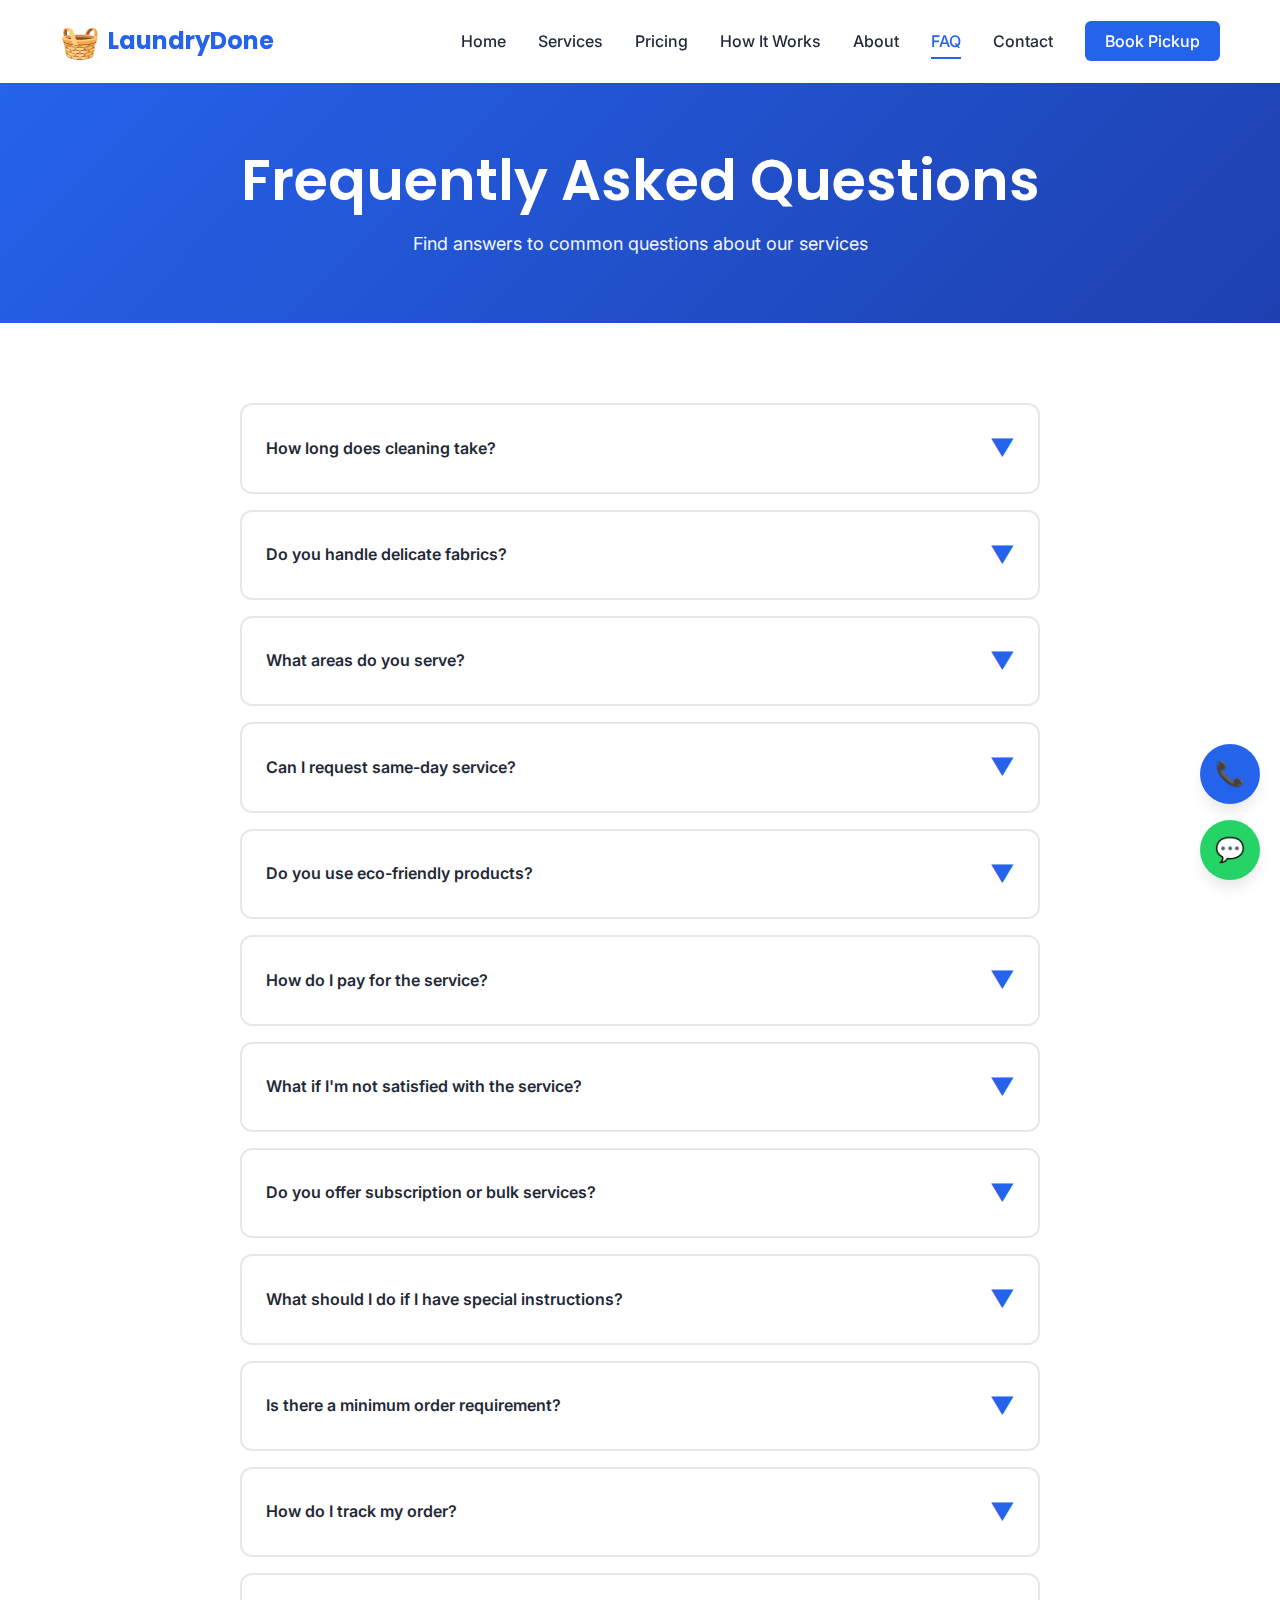
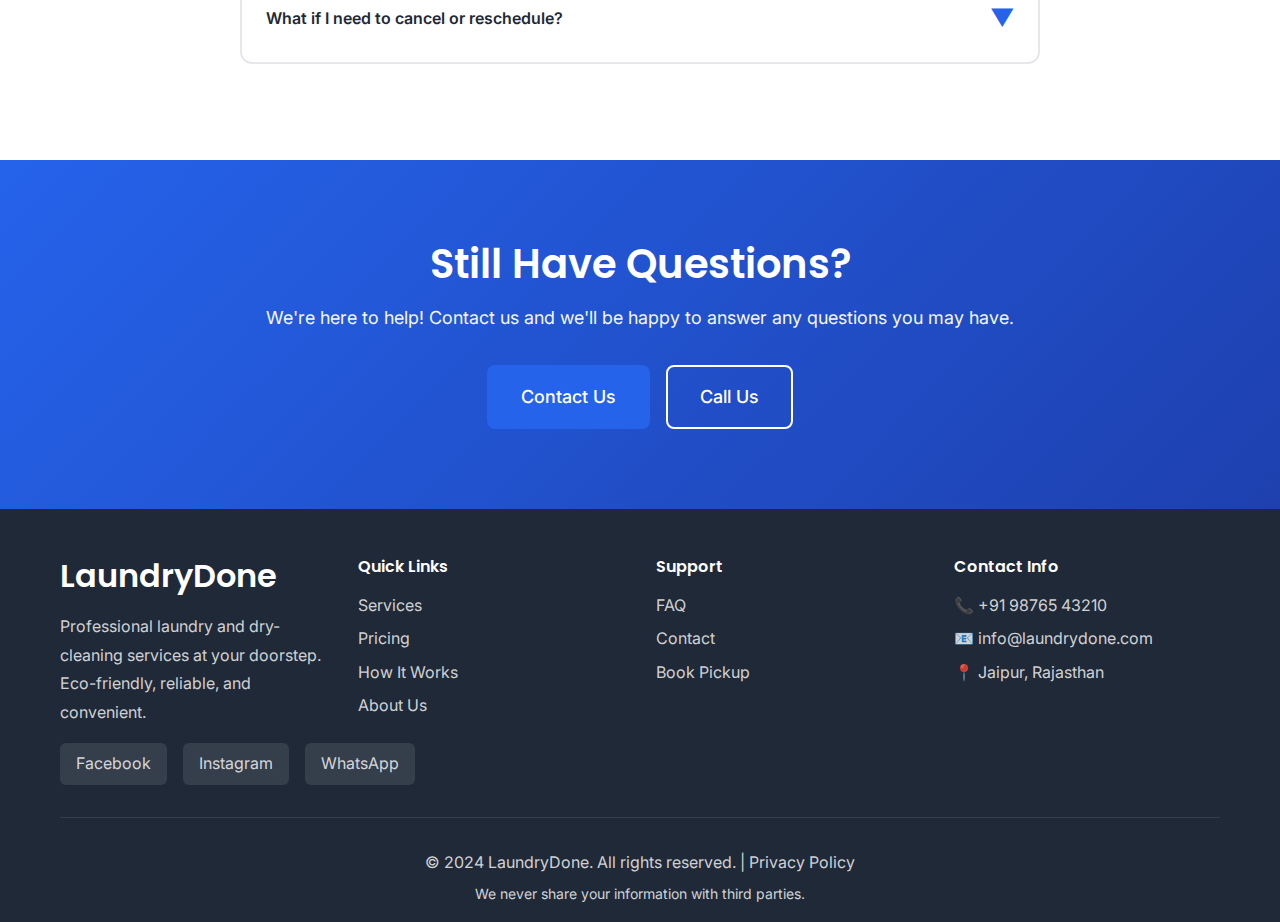
<file: faq.html>
<!DOCTYPE html>
<html lang="en">
<head>
    <meta charset="UTF-8">
    <meta name="viewport" content="width=device-width, initial-scale=1.0">
    <meta name="description" content="Frequently asked questions about our laundry and dry-cleaning services.">
    <title>FAQ - Laundry Done Right</title>
    <link rel="stylesheet" href="styles.css">
    <link rel="preconnect" href="https://fonts.googleapis.com">
    <link rel="preconnect" href="https://fonts.gstatic.com" crossorigin>
    <link href="https://fonts.googleapis.com/css2?family=Inter:wght@300;400;500;600;700&family=Poppins:wght@400;500;600;700&display=swap" rel="stylesheet">
</head>
<body>
    <!-- Navigation -->
    <nav class="navbar">
        <div class="container">
            <div class="nav-wrapper">
                <a href="index.html" class="logo">
                    <span class="logo-icon">🧺</span>
                    <span class="logo-text">LaundryDone</span>
                </a>
                <button class="mobile-menu-toggle" aria-label="Toggle menu">
                    <span></span>
                    <span></span>
                    <span></span>
                </button>
                <ul class="nav-menu">
                    <li><a href="index.html">Home</a></li>
                    <li><a href="services.html">Services</a></li>
                    <li><a href="pricing.html">Pricing</a></li>
                    <li><a href="how-it-works.html">How It Works</a></li>
                    <li><a href="about.html">About</a></li>
                    <li><a href="faq.html" class="active">FAQ</a></li>
                    <li><a href="contact.html">Contact</a></li>
                    <li><a href="booking.html" class="btn-primary">Book Pickup</a></li>
                </ul>
            </div>
        </div>
    </nav>

    <!-- Page Header -->
    <section class="page-header">
        <div class="container">
            <h1>Frequently Asked Questions</h1>
            <p>Find answers to common questions about our services</p>
        </div>
    </section>

    <!-- FAQ Section -->
    <section class="faq-section">
        <div class="container">
            <div class="faq-list">
                <div class="faq-item">
                    <div class="faq-question">
                        <span>How long does cleaning take?</span>
                        <span class="faq-icon">▼</span>
                    </div>
                    <div class="faq-answer">
                        <p>Turnaround times vary by service type:</p>
                        <ul style="margin-top: 1rem; padding-left: 1.5rem; color: var(--text-light);">
                            <li><strong>Wash & Fold:</strong> 24-48 hours (express service: 12-24 hours)</li>
                            <li><strong>Dry Cleaning:</strong> 48-72 hours (express service: 24-48 hours)</li>
                            <li><strong>Ironing & Pressing:</strong> 24 hours (same-day available for orders before 12 PM)</li>
                            <li><strong>Special Care:</strong> 48-72 hours depending on the item</li>
                        </ul>
                    </div>
                </div>

                <div class="faq-item">
                    <div class="faq-question">
                        <span>Do you handle delicate fabrics?</span>
                        <span class="faq-icon">▼</span>
                    </div>
                    <div class="faq-answer">
                        <p>Yes! We have a specialized "Special Care" service for delicate fabrics including silk, cashmere, wool, and other sensitive materials. Our team is trained to handle delicate items with extra care, and we follow specific care instructions for each item. You can mention any special requirements in your booking form or when you call us.</p>
                    </div>
                </div>

                <div class="faq-item">
                    <div class="faq-question">
                        <span>What areas do you serve?</span>
                        <span class="faq-icon">▼</span>
                    </div>
                    <div class="faq-answer">
                        <p>We currently serve Jaipur and nearby localities including:</p>
                        <ul style="margin-top: 1rem; padding-left: 1.5rem; color: var(--text-light);">
                            <li>Jaipur City</li>
                            <li>Malviya Nagar</li>
                            <li>Vaishali Nagar</li>
                            <li>C-Scheme</li>
                            <li>Mansarovar</li>
                            <li>Raja Park</li>
                            <li>Bani Park</li>
                            <li>And more areas</li>
                        </ul>
                        <p style="margin-top: 1rem;">If you're not sure if we serve your area, please <a href="contact.html" style="color: var(--primary-color);">contact us</a> and we'll let you know!</p>
                    </div>
                </div>

                <div class="faq-item">
                    <div class="faq-question">
                        <span>Can I request same-day service?</span>
                        <span class="faq-icon">▼</span>
                    </div>
                    <div class="faq-answer">
                        <p>Yes, we offer same-day service for ironing and pressing if you book before 12 PM. For wash & fold and dry cleaning, we offer express service with faster turnaround times (12-24 hours for wash & fold, 24-48 hours for dry cleaning). Express service may incur additional charges. Please mention your requirement when booking, and we'll do our best to accommodate you.</p>
                    </div>
                </div>

                <div class="faq-item">
                    <div class="faq-question">
                        <span>Do you use eco-friendly products?</span>
                        <span class="faq-icon">▼</span>
                    </div>
                    <div class="faq-answer">
                        <p>Absolutely! We are committed to environmental sustainability and use eco-friendly, biodegradable detergents and cleaning products. Our processes are designed to be water-efficient and minimize environmental impact. We believe in protecting both your clothes and the planet.</p>
                    </div>
                </div>

                <div class="faq-item">
                    <div class="faq-question">
                        <span>How do I pay for the service?</span>
                        <span class="faq-icon">▼</span>
                    </div>
                    <div class="faq-answer">
                        <p>Payment is collected at the time of delivery. We accept multiple payment methods:</p>
                        <ul style="margin-top: 1rem; padding-left: 1.5rem; color: var(--text-light);">
                            <li>Cash</li>
                            <li>UPI (PhonePe, Google Pay, Paytm, etc.)</li>
                            <li>Credit/Debit cards</li>
                        </ul>
                        <p style="margin-top: 1rem;">No payment is required at the time of booking or pickup.</p>
                    </div>
                </div>

                <div class="faq-item">
                    <div class="faq-question">
                        <span>What if I'm not satisfied with the service?</span>
                        <span class="faq-icon">▼</span>
                    </div>
                    <div class="faq-answer">
                        <p>Your satisfaction is our top priority. If you're not happy with the service, please contact us within 24 hours of delivery. We'll work with you to resolve the issue, which may include re-cleaning the items at no additional charge or providing a refund. We stand behind our work and want to ensure you're completely satisfied.</p>
                    </div>
                </div>

                <div class="faq-item">
                    <div class="faq-question">
                        <span>Do you offer subscription or bulk services?</span>
                        <span class="faq-icon">▼</span>
                    </div>
                    <div class="faq-answer">
                        <p>Yes! We offer both subscription and bulk services:</p>
                        <ul style="margin-top: 1rem; padding-left: 1.5rem; color: var(--text-light);">
                            <li><strong>Subscription:</strong> Weekly pickups with discounted rates (₹2,000/month for up to 30kg)</li>
                            <li><strong>Bulk Orders:</strong> Discounted rates for orders of 20kg or more (₹50/kg)</li>
                        </ul>
                        <p style="margin-top: 1rem;">These services are perfect for families, offices, and regular customers. <a href="contact.html" style="color: var(--primary-color);">Contact us</a> to learn more and set up a subscription or bulk order plan.</p>
                    </div>
                </div>

                <div class="faq-item">
                    <div class="faq-question">
                        <span>What should I do if I have special instructions?</span>
                        <span class="faq-icon">▼</span>
                    </div>
                    <div class="faq-answer">
                        <p>You can include any special instructions in the booking form under "Special Instructions" or mention them when you call us. Common special requests include:</p>
                        <ul style="margin-top: 1rem; padding-left: 1.5rem; color: var(--text-light);">
                            <li>Extra starch for shirts</li>
                            <li>Check for stains before cleaning</li>
                            <li>Handle with extra care</li>
                            <li>Specific folding preferences</li>
                            <li>Fabric softener preferences</li>
                        </ul>
                        <p style="margin-top: 1rem;">We'll make sure to follow all your instructions carefully.</p>
                    </div>
                </div>

                <div class="faq-item">
                    <div class="faq-question">
                        <span>Is there a minimum order requirement?</span>
                        <span class="faq-icon">▼</span>
                    </div>
                    <div class="faq-answer">
                        <p>For wash & fold service, we have a minimum order of 5kg. For dry cleaning, ironing, and special care services, there's no minimum requirement - you can send as few as one item. However, smaller orders may have a minimum service charge. Please contact us for details on minimum charges for your specific order.</p>
                    </div>
                </div>

                <div class="faq-item">
                    <div class="faq-question">
                        <span>How do I track my order?</span>
                        <span class="faq-icon">▼</span>
                    </div>
                    <div class="faq-answer">
                        <p>After you book a pickup, we'll contact you to confirm the details. Once we collect your laundry, we'll provide you with a receipt and estimated delivery time. You can always call us at +91 98765 43210 to check on the status of your order. We'll also notify you when your laundry is ready for delivery.</p>
                    </div>
                </div>

                <div class="faq-item">
                    <div class="faq-question">
                        <span>What if I need to cancel or reschedule?</span>
                        <span class="faq-icon">▼</span>
                    </div>
                    <div class="faq-answer">
                        <p>No problem! You can cancel or reschedule your pickup by calling us at least 2 hours before your scheduled pickup time. We understand that plans can change, and we're happy to accommodate your needs. For rescheduling, we'll work with you to find a new convenient time.</p>
                    </div>
                </div>
            </div>
        </div>
    </section>

    <!-- CTA Section -->
    <section class="cta-section">
        <div class="container">
            <div class="cta-content">
                <h2>Still Have Questions?</h2>
                <p>We're here to help! Contact us and we'll be happy to answer any questions you may have.</p>
                <div class="cta-buttons">
                    <a href="contact.html" class="btn btn-large btn-primary">Contact Us</a>
                    <a href="tel:+919876543210" class="btn btn-large btn-outline">Call Us</a>
                </div>
            </div>
        </div>
    </section>

    <!-- Footer -->
    <footer class="footer">
        <div class="container">
            <div class="footer-content">
                <div class="footer-section">
                    <h3>LaundryDone</h3>
                    <p>Professional laundry and dry-cleaning services at your doorstep. Eco-friendly, reliable, and convenient.</p>
                    <div class="social-links">
                        <a href="#" aria-label="Facebook">Facebook</a>
                        <a href="#" aria-label="Instagram">Instagram</a>
                        <a href="https://wa.me/919876543210" aria-label="WhatsApp">WhatsApp</a>
                    </div>
                </div>
                <div class="footer-section">
                    <h4>Quick Links</h4>
                    <ul>
                        <li><a href="services.html">Services</a></li>
                        <li><a href="pricing.html">Pricing</a></li>
                        <li><a href="how-it-works.html">How It Works</a></li>
                        <li><a href="about.html">About Us</a></li>
                    </ul>
                </div>
                <div class="footer-section">
                    <h4>Support</h4>
                    <ul>
                        <li><a href="faq.html">FAQ</a></li>
                        <li><a href="contact.html">Contact</a></li>
                        <li><a href="booking.html">Book Pickup</a></li>
                    </ul>
                </div>
                <div class="footer-section">
                    <h4>Contact Info</h4>
                    <ul class="contact-info">
                        <li>📞 <a href="tel:+919876543210">+91 98765 43210</a></li>
                        <li>📧 <a href="mailto:info@laundrydone.com">info@laundrydone.com</a></li>
                        <li>📍 Jaipur, Rajasthan</li>
                    </ul>
                </div>
            </div>
            <div class="footer-bottom">
                <p>&copy; 2024 LaundryDone. All rights reserved. | <a href="#">Privacy Policy</a></p>
                <p class="privacy-note">We never share your information with third parties.</p>
            </div>
        </div>
    </footer>

    <!-- Floating Action Buttons -->
    <div class="floating-actions">
        <a href="tel:+919876543210" class="floating-btn call-btn" aria-label="Call us">
            📞
        </a>
        <a href="https://wa.me/919876543210" class="floating-btn whatsapp-btn" aria-label="Chat on WhatsApp">
            💬
        </a>
    </div>

    <script src="script.js"></script>
</body>
</html>
</file>
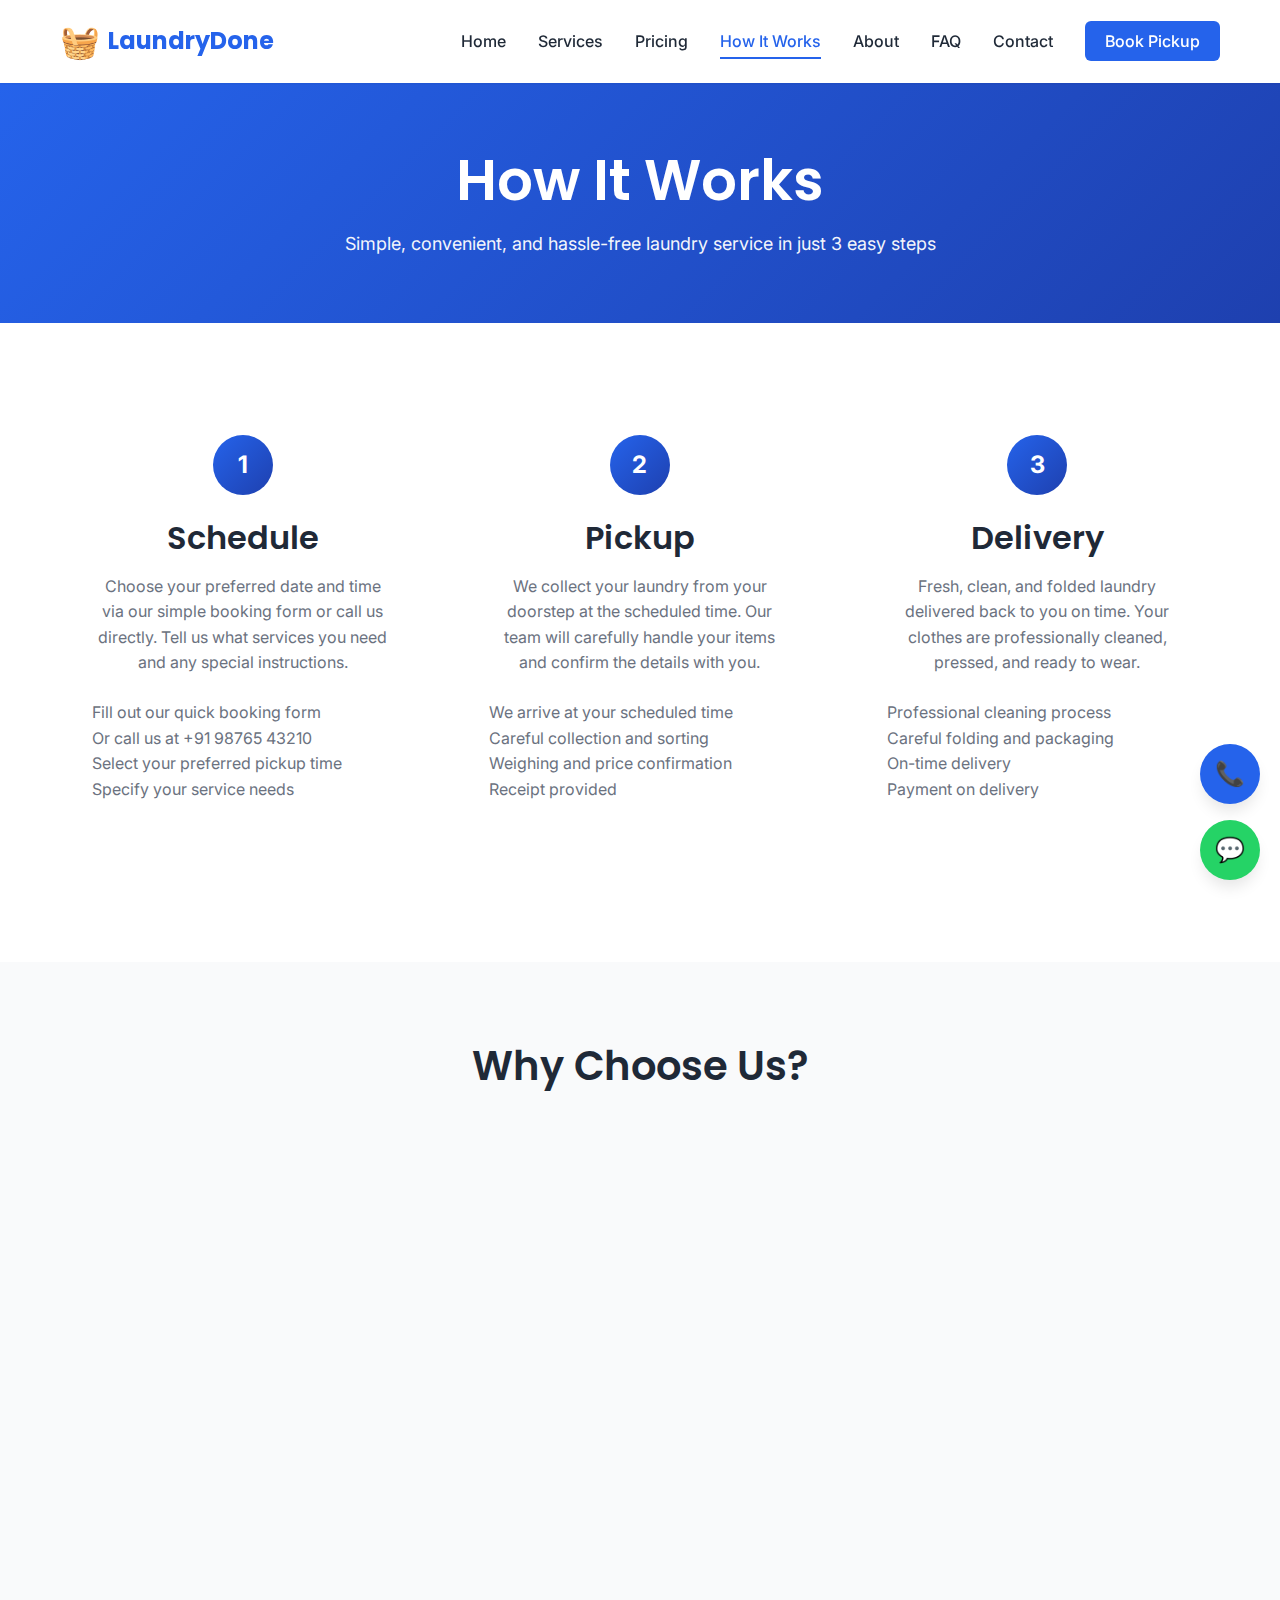
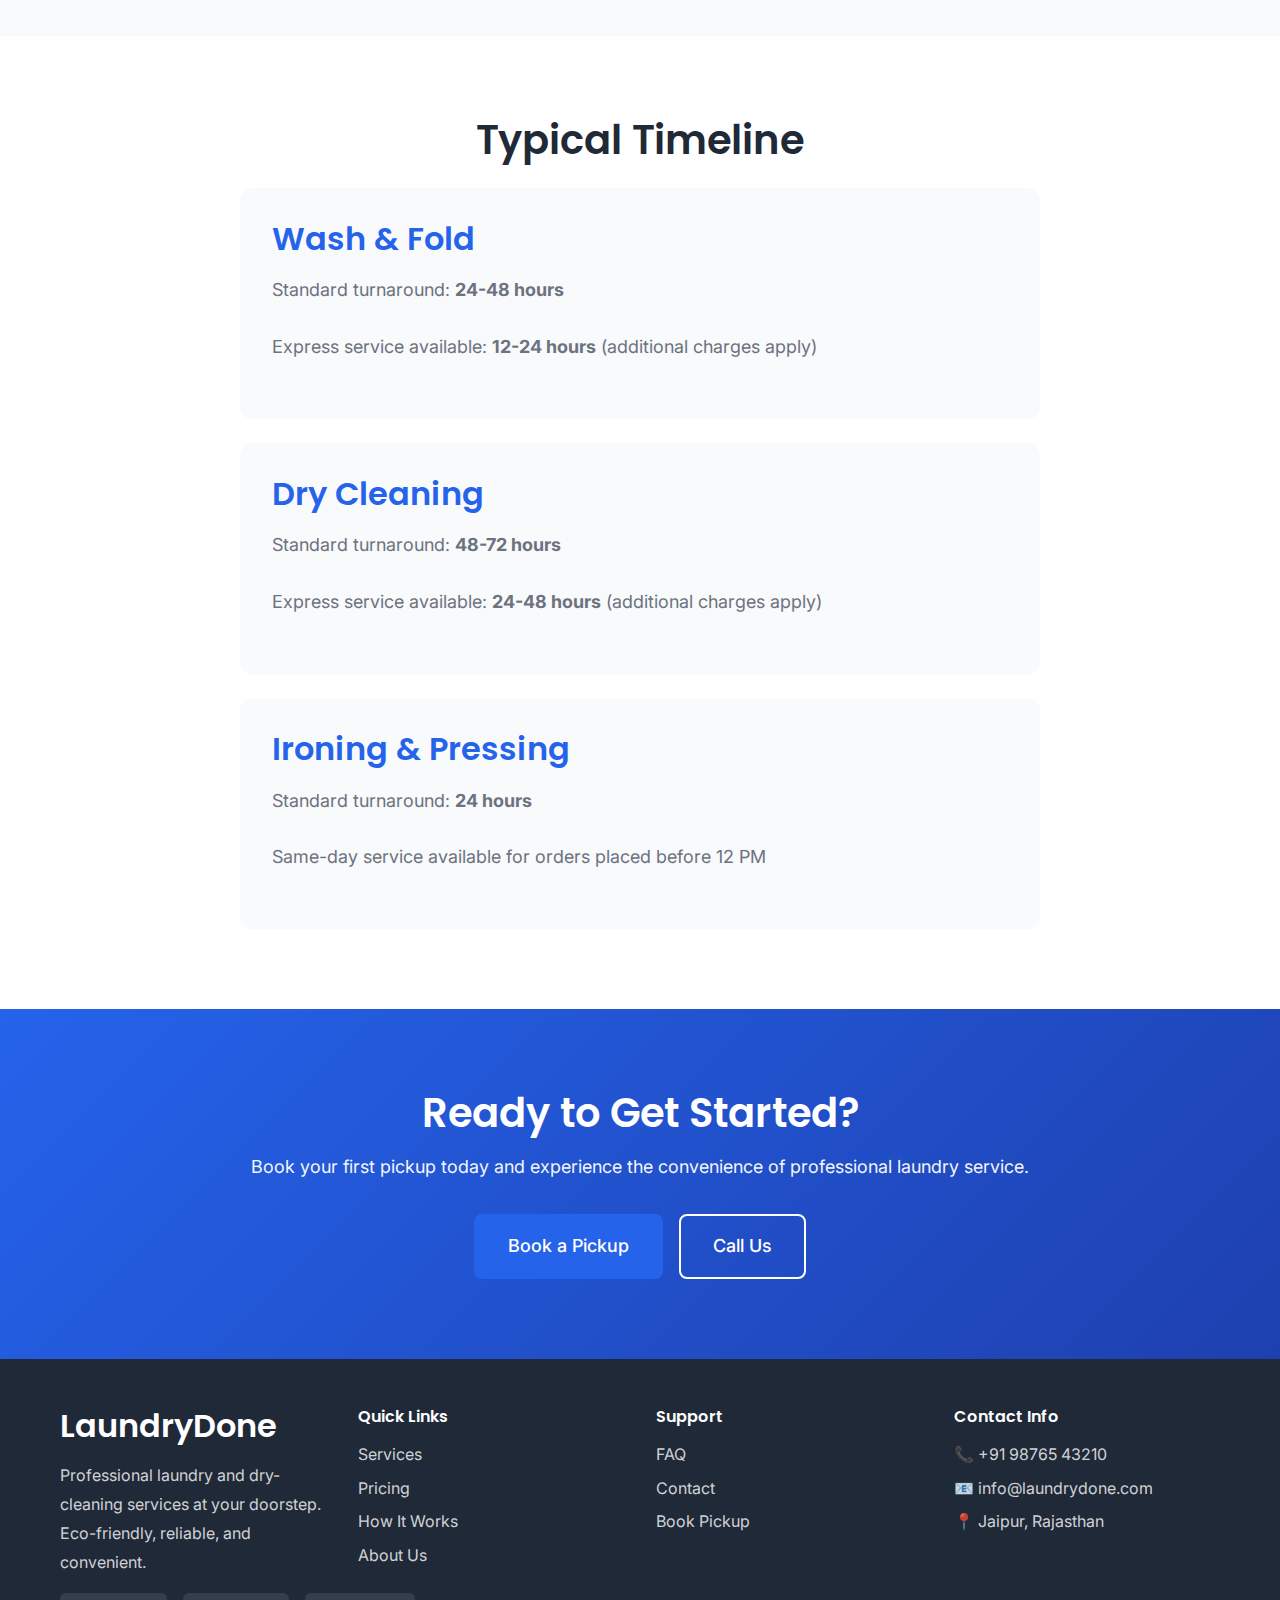
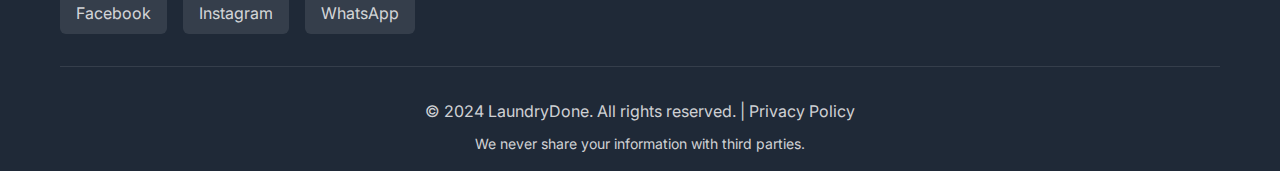
<file: how-it-works.html>
<!DOCTYPE html>
<html lang="en">
<head>
    <meta charset="UTF-8">
    <meta name="viewport" content="width=device-width, initial-scale=1.0">
    <meta name="description" content="Learn how our laundry service works - simple 3-step process from booking to delivery.">
    <title>How It Works - Laundry Done Right</title>
    <link rel="stylesheet" href="styles.css">
    <link rel="preconnect" href="https://fonts.googleapis.com">
    <link rel="preconnect" href="https://fonts.gstatic.com" crossorigin>
    <link href="https://fonts.googleapis.com/css2?family=Inter:wght@300;400;500;600;700&family=Poppins:wght@400;500;600;700&display=swap" rel="stylesheet">
</head>
<body>
    <!-- Navigation -->
    <nav class="navbar">
        <div class="container">
            <div class="nav-wrapper">
                <a href="index.html" class="logo">
                    <span class="logo-icon">🧺</span>
                    <span class="logo-text">LaundryDone</span>
                </a>
                <button class="mobile-menu-toggle" aria-label="Toggle menu">
                    <span></span>
                    <span></span>
                    <span></span>
                </button>
                <ul class="nav-menu">
                    <li><a href="index.html">Home</a></li>
                    <li><a href="services.html">Services</a></li>
                    <li><a href="pricing.html">Pricing</a></li>
                    <li><a href="how-it-works.html" class="active">How It Works</a></li>
                    <li><a href="about.html">About</a></li>
                    <li><a href="faq.html">FAQ</a></li>
                    <li><a href="contact.html">Contact</a></li>
                    <li><a href="booking.html" class="btn-primary">Book Pickup</a></li>
                </ul>
            </div>
        </div>
    </nav>

    <!-- Page Header -->
    <section class="page-header">
        <div class="container">
            <h1>How It Works</h1>
            <p>Simple, convenient, and hassle-free laundry service in just 3 easy steps</p>
        </div>
    </section>

    <!-- How It Works Steps -->
    <section class="how-it-works-preview" style="padding: 5rem 0;">
        <div class="container">
            <div class="steps-grid">
                <div class="step-card">
                    <div class="step-number">1</div>
                    <h3>Schedule</h3>
                    <p>Choose your preferred date and time via our simple booking form or call us directly. Tell us what services you need and any special instructions.</p>
                    <ul style="text-align: left; margin-top: 1.5rem; color: var(--text-light);">
                        <li>Fill out our quick booking form</li>
                        <li>Or call us at +91 98765 43210</li>
                        <li>Select your preferred pickup time</li>
                        <li>Specify your service needs</li>
                    </ul>
                </div>
                <div class="step-card">
                    <div class="step-number">2</div>
                    <h3>Pickup</h3>
                    <p>We collect your laundry from your doorstep at the scheduled time. Our team will carefully handle your items and confirm the details with you.</p>
                    <ul style="text-align: left; margin-top: 1.5rem; color: var(--text-light);">
                        <li>We arrive at your scheduled time</li>
                        <li>Careful collection and sorting</li>
                        <li>Weighing and price confirmation</li>
                        <li>Receipt provided</li>
                    </ul>
                </div>
                <div class="step-card">
                    <div class="step-number">3</div>
                    <h3>Delivery</h3>
                    <p>Fresh, clean, and folded laundry delivered back to you on time. Your clothes are professionally cleaned, pressed, and ready to wear.</p>
                    <ul style="text-align: left; margin-top: 1.5rem; color: var(--text-light);">
                        <li>Professional cleaning process</li>
                        <li>Careful folding and packaging</li>
                        <li>On-time delivery</li>
                        <li>Payment on delivery</li>
                    </ul>
                </div>
            </div>
        </div>
    </section>

    <!-- Additional Info -->
    <section class="services-overview" style="padding: 5rem 0;">
        <div class="container">
            <h2 class="section-title">Why Choose Us?</h2>
            <div class="services-grid">
                <div class="service-card">
                    <div class="service-icon">⏰</div>
                    <h3>On-Time Guarantee</h3>
                    <p>We understand the importance of time. Your laundry will be ready when we promise, or we'll make it right.</p>
                </div>
                <div class="service-card">
                    <div class="service-icon">🌱</div>
                    <h3>Eco-Friendly</h3>
                    <p>We use environmentally friendly detergents and processes to protect your clothes and the planet.</p>
                </div>
                <div class="service-card">
                    <div class="service-icon">✨</div>
                    <h3>Quality Assured</h3>
                    <p>Every item is carefully inspected and handled with the utmost care to ensure the best results.</p>
                </div>
                <div class="service-card">
                    <div class="service-icon">🏠</div>
                    <h3>Doorstep Service</h3>
                    <p>No need to leave your home. We pick up and deliver right to your doorstep for maximum convenience.</p>
                </div>
            </div>
        </div>
    </section>

    <!-- Timeline -->
    <section class="about-section">
        <div class="container">
            <div class="about-content">
                <h2 class="section-title">Typical Timeline</h2>
                <div style="max-width: 800px; margin: 0 auto;">
                    <div style="background-color: var(--bg-light); padding: 2rem; border-radius: 12px; margin-bottom: 1.5rem;">
                        <h3 style="color: var(--primary-color); margin-bottom: 1rem;">Wash & Fold</h3>
                        <p style="color: var(--text-light);">Standard turnaround: <strong>24-48 hours</strong></p>
                        <p style="color: var(--text-light); margin-top: 0.5rem;">Express service available: <strong>12-24 hours</strong> (additional charges apply)</p>
                    </div>
                    <div style="background-color: var(--bg-light); padding: 2rem; border-radius: 12px; margin-bottom: 1.5rem;">
                        <h3 style="color: var(--primary-color); margin-bottom: 1rem;">Dry Cleaning</h3>
                        <p style="color: var(--text-light);">Standard turnaround: <strong>48-72 hours</strong></p>
                        <p style="color: var(--text-light); margin-top: 0.5rem;">Express service available: <strong>24-48 hours</strong> (additional charges apply)</p>
                    </div>
                    <div style="background-color: var(--bg-light); padding: 2rem; border-radius: 12px;">
                        <h3 style="color: var(--primary-color); margin-bottom: 1rem;">Ironing & Pressing</h3>
                        <p style="color: var(--text-light);">Standard turnaround: <strong>24 hours</strong></p>
                        <p style="color: var(--text-light); margin-top: 0.5rem;">Same-day service available for orders placed before 12 PM</p>
                    </div>
                </div>
            </div>
        </div>
    </section>

    <!-- CTA Section -->
    <section class="cta-section">
        <div class="container">
            <div class="cta-content">
                <h2>Ready to Get Started?</h2>
                <p>Book your first pickup today and experience the convenience of professional laundry service.</p>
                <div class="cta-buttons">
                    <a href="booking.html" class="btn btn-large btn-primary">Book a Pickup</a>
                    <a href="tel:+919876543210" class="btn btn-large btn-outline">Call Us</a>
                </div>
            </div>
        </div>
    </section>

    <!-- Footer -->
    <footer class="footer">
        <div class="container">
            <div class="footer-content">
                <div class="footer-section">
                    <h3>LaundryDone</h3>
                    <p>Professional laundry and dry-cleaning services at your doorstep. Eco-friendly, reliable, and convenient.</p>
                    <div class="social-links">
                        <a href="#" aria-label="Facebook">Facebook</a>
                        <a href="#" aria-label="Instagram">Instagram</a>
                        <a href="https://wa.me/919876543210" aria-label="WhatsApp">WhatsApp</a>
                    </div>
                </div>
                <div class="footer-section">
                    <h4>Quick Links</h4>
                    <ul>
                        <li><a href="services.html">Services</a></li>
                        <li><a href="pricing.html">Pricing</a></li>
                        <li><a href="how-it-works.html">How It Works</a></li>
                        <li><a href="about.html">About Us</a></li>
                    </ul>
                </div>
                <div class="footer-section">
                    <h4>Support</h4>
                    <ul>
                        <li><a href="faq.html">FAQ</a></li>
                        <li><a href="contact.html">Contact</a></li>
                        <li><a href="booking.html">Book Pickup</a></li>
                    </ul>
                </div>
                <div class="footer-section">
                    <h4>Contact Info</h4>
                    <ul class="contact-info">
                        <li>📞 <a href="tel:+919876543210">+91 98765 43210</a></li>
                        <li>📧 <a href="mailto:info@laundrydone.com">info@laundrydone.com</a></li>
                        <li>📍 Jaipur, Rajasthan</li>
                    </ul>
                </div>
            </div>
            <div class="footer-bottom">
                <p>&copy; 2024 LaundryDone. All rights reserved. | <a href="#">Privacy Policy</a></p>
                <p class="privacy-note">We never share your information with third parties.</p>
            </div>
        </div>
    </footer>

    <!-- Floating Action Buttons -->
    <div class="floating-actions">
        <a href="tel:+919876543210" class="floating-btn call-btn" aria-label="Call us">
            📞
        </a>
        <a href="https://wa.me/919876543210" class="floating-btn whatsapp-btn" aria-label="Chat on WhatsApp">
            💬
        </a>
    </div>

    <script src="script.js"></script>
</body>
</html>
</file>
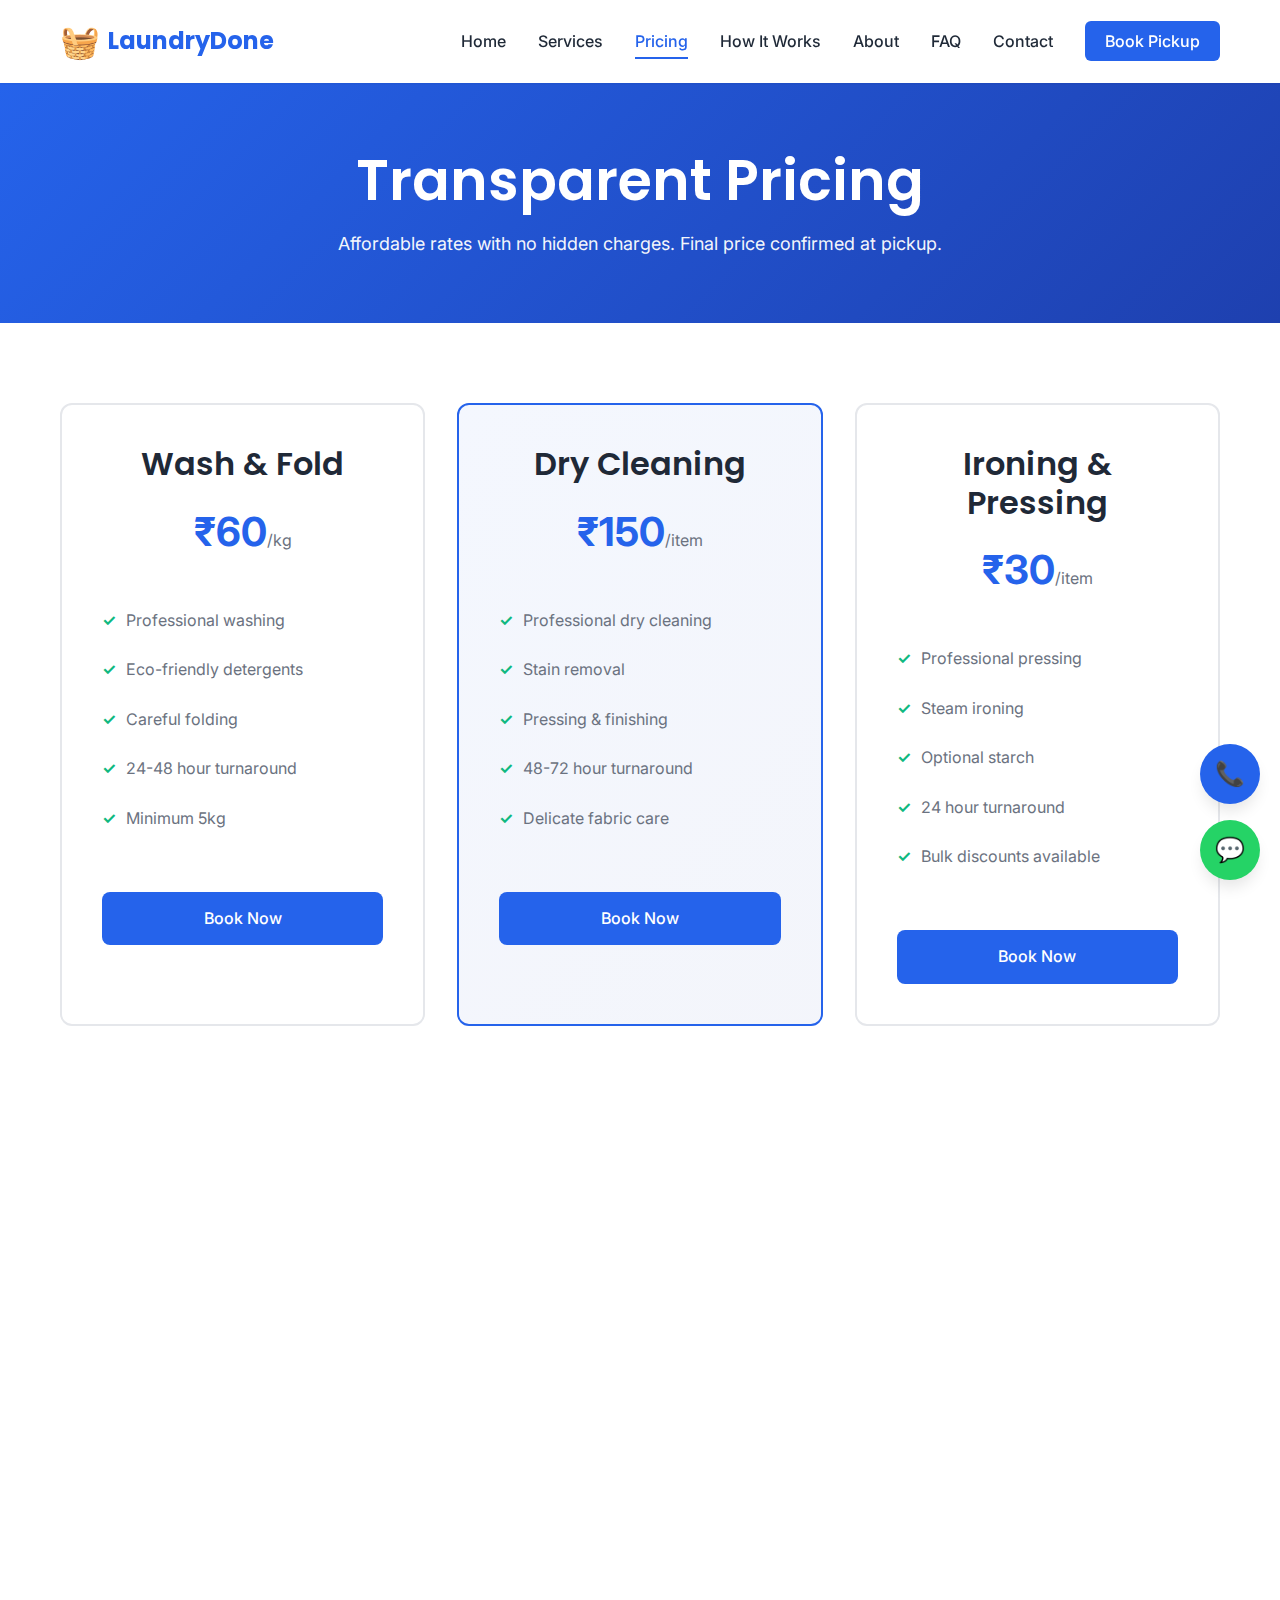
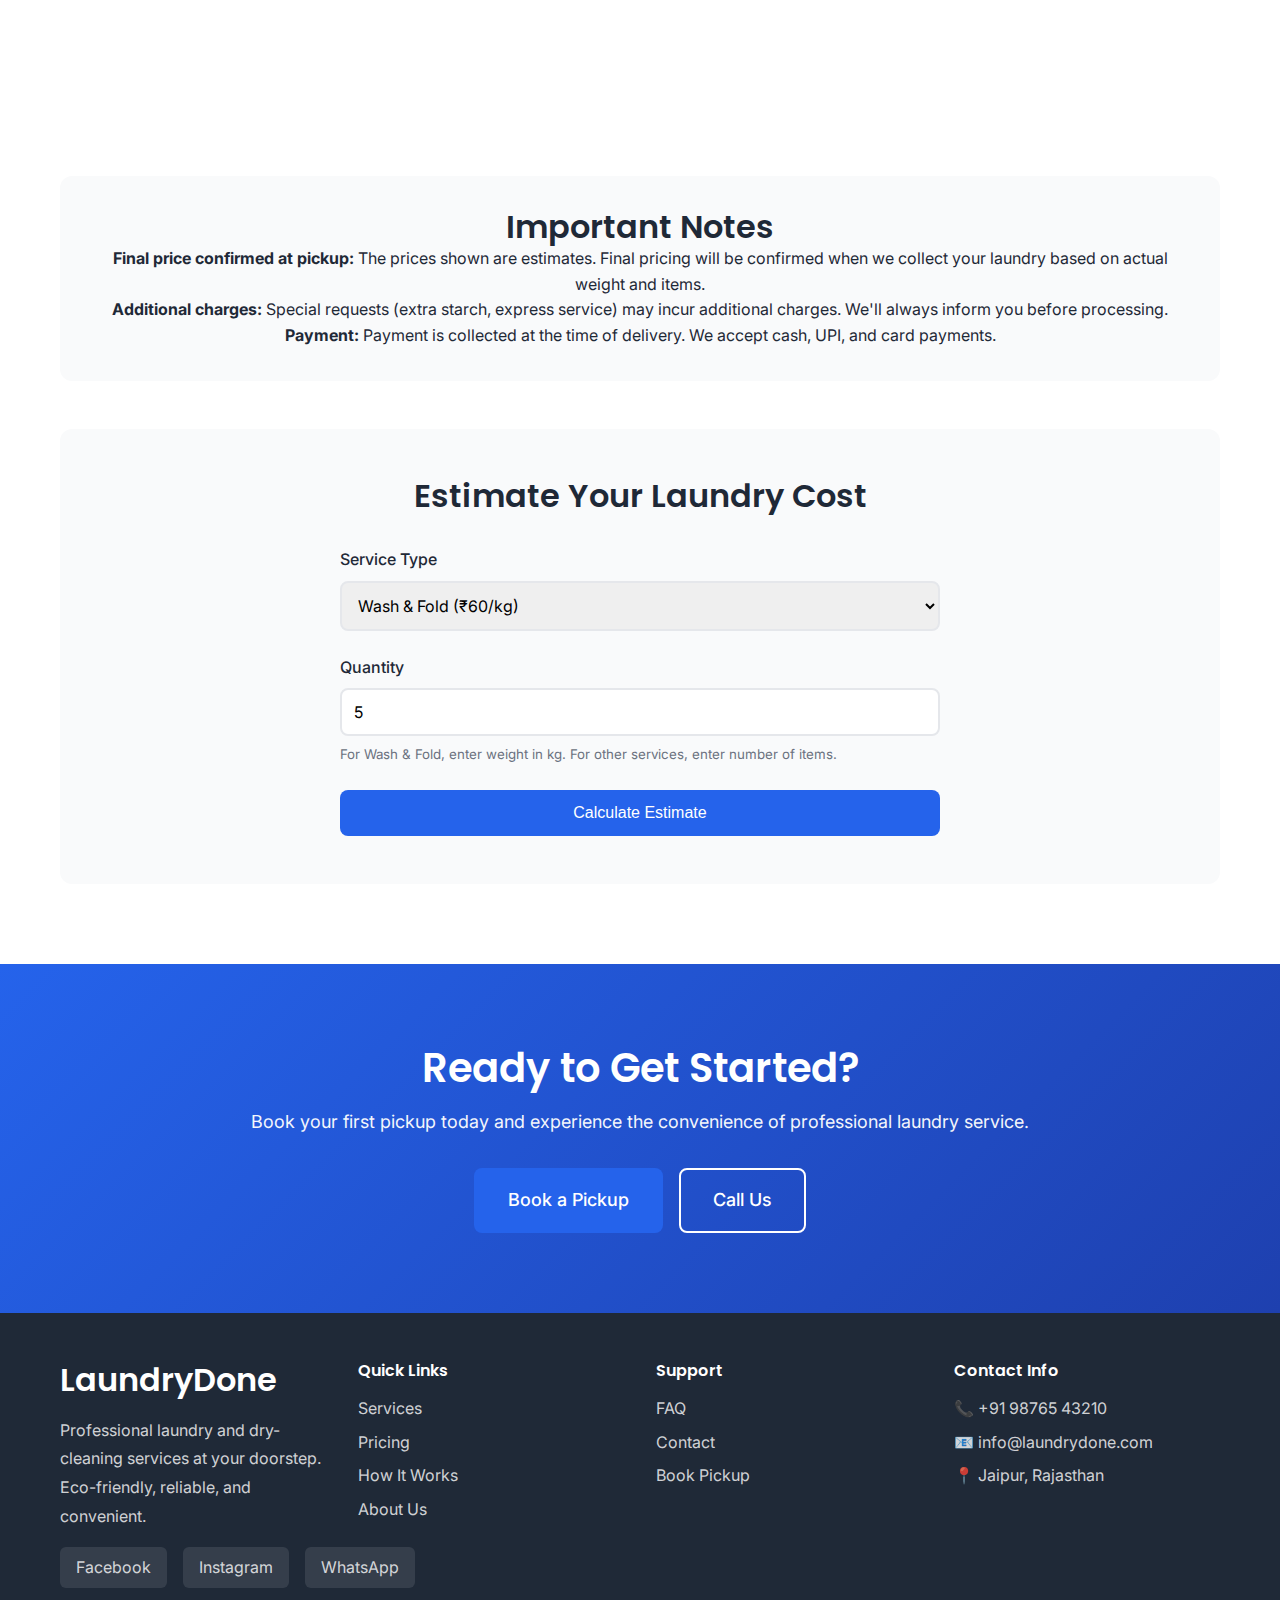
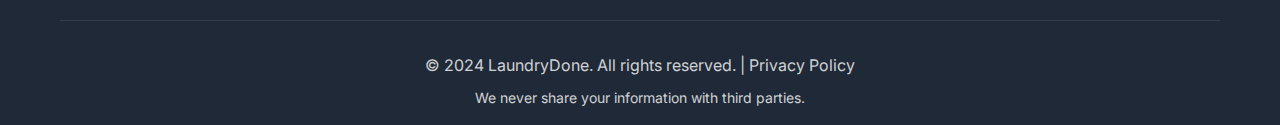
<file: pricing.html>
<!DOCTYPE html>
<html lang="en">
<head>
    <meta charset="UTF-8">
    <meta name="viewport" content="width=device-width, initial-scale=1.0">
    <meta name="description" content="Transparent pricing for laundry and dry-cleaning services. Affordable rates with no hidden charges.">
    <title>Pricing - Laundry Done Right</title>
    <link rel="stylesheet" href="styles.css">
    <link rel="preconnect" href="https://fonts.googleapis.com">
    <link rel="preconnect" href="https://fonts.gstatic.com" crossorigin>
    <link href="https://fonts.googleapis.com/css2?family=Inter:wght@300;400;500;600;700&family=Poppins:wght@400;500;600;700&display=swap" rel="stylesheet">
</head>
<body>
    <!-- Navigation -->
    <nav class="navbar">
        <div class="container">
            <div class="nav-wrapper">
                <a href="index.html" class="logo">
                    <span class="logo-icon">🧺</span>
                    <span class="logo-text">LaundryDone</span>
                </a>
                <button class="mobile-menu-toggle" aria-label="Toggle menu">
                    <span></span>
                    <span></span>
                    <span></span>
                </button>
                <ul class="nav-menu">
                    <li><a href="index.html">Home</a></li>
                    <li><a href="services.html">Services</a></li>
                    <li><a href="pricing.html" class="active">Pricing</a></li>
                    <li><a href="how-it-works.html">How It Works</a></li>
                    <li><a href="about.html">About</a></li>
                    <li><a href="faq.html">FAQ</a></li>
                    <li><a href="contact.html">Contact</a></li>
                    <li><a href="booking.html" class="btn-primary">Book Pickup</a></li>
                </ul>
            </div>
        </div>
    </nav>

    <!-- Page Header -->
    <section class="page-header">
        <div class="container">
            <h1>Transparent Pricing</h1>
            <p>Affordable rates with no hidden charges. Final price confirmed at pickup.</p>
        </div>
    </section>

    <!-- Pricing Section -->
    <section class="pricing-section">
        <div class="container">
            <div class="pricing-grid">
                <div class="pricing-card">
                    <h3>Wash & Fold</h3>
                    <div class="price">₹60<span class="price-unit">/kg</span></div>
                    <ul class="pricing-features">
                        <li>Professional washing</li>
                        <li>Eco-friendly detergents</li>
                        <li>Careful folding</li>
                        <li>24-48 hour turnaround</li>
                        <li>Minimum 5kg</li>
                    </ul>
                    <a href="booking.html" class="btn btn-primary" style="width: 100%; margin-top: 1rem;">Book Now</a>
                </div>

                <div class="pricing-card featured">
                    <h3>Dry Cleaning</h3>
                    <div class="price">₹150<span class="price-unit">/item</span></div>
                    <ul class="pricing-features">
                        <li>Professional dry cleaning</li>
                        <li>Stain removal</li>
                        <li>Pressing & finishing</li>
                        <li>48-72 hour turnaround</li>
                        <li>Delicate fabric care</li>
                    </ul>
                    <a href="booking.html" class="btn btn-primary" style="width: 100%; margin-top: 1rem;">Book Now</a>
                </div>

                <div class="pricing-card">
                    <h3>Ironing & Pressing</h3>
                    <div class="price">₹30<span class="price-unit">/item</span></div>
                    <ul class="pricing-features">
                        <li>Professional pressing</li>
                        <li>Steam ironing</li>
                        <li>Optional starch</li>
                        <li>24 hour turnaround</li>
                        <li>Bulk discounts available</li>
                    </ul>
                    <a href="booking.html" class="btn btn-primary" style="width: 100%; margin-top: 1rem;">Book Now</a>
                </div>
            </div>

            <div class="pricing-grid">
                <div class="pricing-card">
                    <h3>Special Care Items</h3>
                    <div class="price">₹200<span class="price-unit">/item</span></div>
                    <ul class="pricing-features">
                        <li>Hand-washing</li>
                        <li>Delicate fabric care</li>
                        <li>Bedding & comforters</li>
                        <li>Shoe cleaning</li>
                        <li>Custom care instructions</li>
                    </ul>
                    <a href="booking.html" class="btn btn-primary" style="width: 100%; margin-top: 1rem;">Book Now</a>
                </div>

                <div class="pricing-card">
                    <h3>Bulk Orders</h3>
                    <div class="price">₹50<span class="price-unit">/kg</span></div>
                    <ul class="pricing-features">
                        <li>20kg or more</li>
                        <li>Discounted rates</li>
                        <li>Priority service</li>
                        <li>Flexible scheduling</li>
                        <li>Perfect for families</li>
                    </ul>
                    <a href="contact.html" class="btn btn-primary" style="width: 100%; margin-top: 1rem;">Contact Us</a>
                </div>

                <div class="pricing-card">
                    <h3>Subscription</h3>
                    <div class="price">₹2,000<span class="price-unit">/month</span></div>
                    <ul class="pricing-features">
                        <li>Weekly pickups</li>
                        <li>Up to 30kg/month</li>
                        <li>20% discount</li>
                        <li>Priority service</li>
                        <li>Cancel anytime</li>
                    </ul>
                    <a href="contact.html" class="btn btn-primary" style="width: 100%; margin-top: 1rem;">Contact Us</a>
                </div>
            </div>

            <div class="pricing-note">
                <h3>Important Notes</h3>
                <p><strong>Final price confirmed at pickup:</strong> The prices shown are estimates. Final pricing will be confirmed when we collect your laundry based on actual weight and items.</p>
                <p><strong>Additional charges:</strong> Special requests (extra starch, express service) may incur additional charges. We'll always inform you before processing.</p>
                <p><strong>Payment:</strong> Payment is collected at the time of delivery. We accept cash, UPI, and card payments.</p>
            </div>

            <!-- Cost Estimator -->
            <div class="cost-estimator">
                <h3>Estimate Your Laundry Cost</h3>
                <div class="estimator-controls">
                    <div class="form-group">
                        <label for="service-type">Service Type</label>
                        <select id="service-type" name="service-type">
                            <option value="wash-fold">Wash & Fold (₹60/kg)</option>
                            <option value="dry-cleaning">Dry Cleaning (₹150/item)</option>
                            <option value="ironing">Ironing (₹30/item)</option>
                            <option value="special-care">Special Care (₹200/item)</option>
                        </select>
                    </div>
                    <div class="form-group">
                        <label for="quantity">Quantity</label>
                        <input type="number" id="quantity" name="quantity" min="1" value="5" placeholder="Enter quantity">
                        <small style="color: var(--text-light); display: block; margin-top: 0.5rem;">For Wash & Fold, enter weight in kg. For other services, enter number of items.</small>
                    </div>
                    <button type="button" class="btn btn-primary" onclick="calculateEstimate()" style="width: 100%;">Calculate Estimate</button>
                </div>
                <div class="estimate-result" id="estimate-result" style="display: none;">
                    <h4>Estimated Cost</h4>
                    <div class="estimated-price" id="estimated-price">₹0</div>
                    <p style="margin-top: 1rem; color: var(--text-light); font-size: 0.875rem;">* This is an estimate. Final price will be confirmed at pickup.</p>
                </div>
            </div>
        </div>
    </section>

    <!-- CTA Section -->
    <section class="cta-section">
        <div class="container">
            <div class="cta-content">
                <h2>Ready to Get Started?</h2>
                <p>Book your first pickup today and experience the convenience of professional laundry service.</p>
                <div class="cta-buttons">
                    <a href="booking.html" class="btn btn-large btn-primary">Book a Pickup</a>
                    <a href="tel:+919876543210" class="btn btn-large btn-outline">Call Us</a>
                </div>
            </div>
        </div>
    </section>

    <!-- Footer -->
    <footer class="footer">
        <div class="container">
            <div class="footer-content">
                <div class="footer-section">
                    <h3>LaundryDone</h3>
                    <p>Professional laundry and dry-cleaning services at your doorstep. Eco-friendly, reliable, and convenient.</p>
                    <div class="social-links">
                        <a href="#" aria-label="Facebook">Facebook</a>
                        <a href="#" aria-label="Instagram">Instagram</a>
                        <a href="https://wa.me/919876543210" aria-label="WhatsApp">WhatsApp</a>
                    </div>
                </div>
                <div class="footer-section">
                    <h4>Quick Links</h4>
                    <ul>
                        <li><a href="services.html">Services</a></li>
                        <li><a href="pricing.html">Pricing</a></li>
                        <li><a href="how-it-works.html">How It Works</a></li>
                        <li><a href="about.html">About Us</a></li>
                    </ul>
                </div>
                <div class="footer-section">
                    <h4>Support</h4>
                    <ul>
                        <li><a href="faq.html">FAQ</a></li>
                        <li><a href="contact.html">Contact</a></li>
                        <li><a href="booking.html">Book Pickup</a></li>
                    </ul>
                </div>
                <div class="footer-section">
                    <h4>Contact Info</h4>
                    <ul class="contact-info">
                        <li>📞 <a href="tel:+919876543210">+91 98765 43210</a></li>
                        <li>📧 <a href="mailto:info@laundrydone.com">info@laundrydone.com</a></li>
                        <li>📍 Jaipur, Rajasthan</li>
                    </ul>
                </div>
            </div>
            <div class="footer-bottom">
                <p>&copy; 2024 LaundryDone. All rights reserved. | <a href="#">Privacy Policy</a></p>
                <p class="privacy-note">We never share your information with third parties.</p>
            </div>
        </div>
    </footer>

    <!-- Floating Action Buttons -->
    <div class="floating-actions">
        <a href="tel:+919876543210" class="floating-btn call-btn" aria-label="Call us">
            📞
        </a>
        <a href="https://wa.me/919876543210" class="floating-btn whatsapp-btn" aria-label="Chat on WhatsApp">
            💬
        </a>
    </div>

    <script src="script.js"></script>
    <script>
        function calculateEstimate() {
            const serviceType = document.getElementById('service-type').value;
            const quantity = parseFloat(document.getElementById('quantity').value) || 0;
            
            const prices = {
                'wash-fold': 60,
                'dry-cleaning': 150,
                'ironing': 30,
                'special-care': 200
            };
            
            const price = prices[serviceType];
            const total = price * quantity;
            
            document.getElementById('estimated-price').textContent = '₹' + total.toLocaleString('en-IN');
            document.getElementById('estimate-result').style.display = 'block';
        }
    </script>
</body>
</html>
</file>
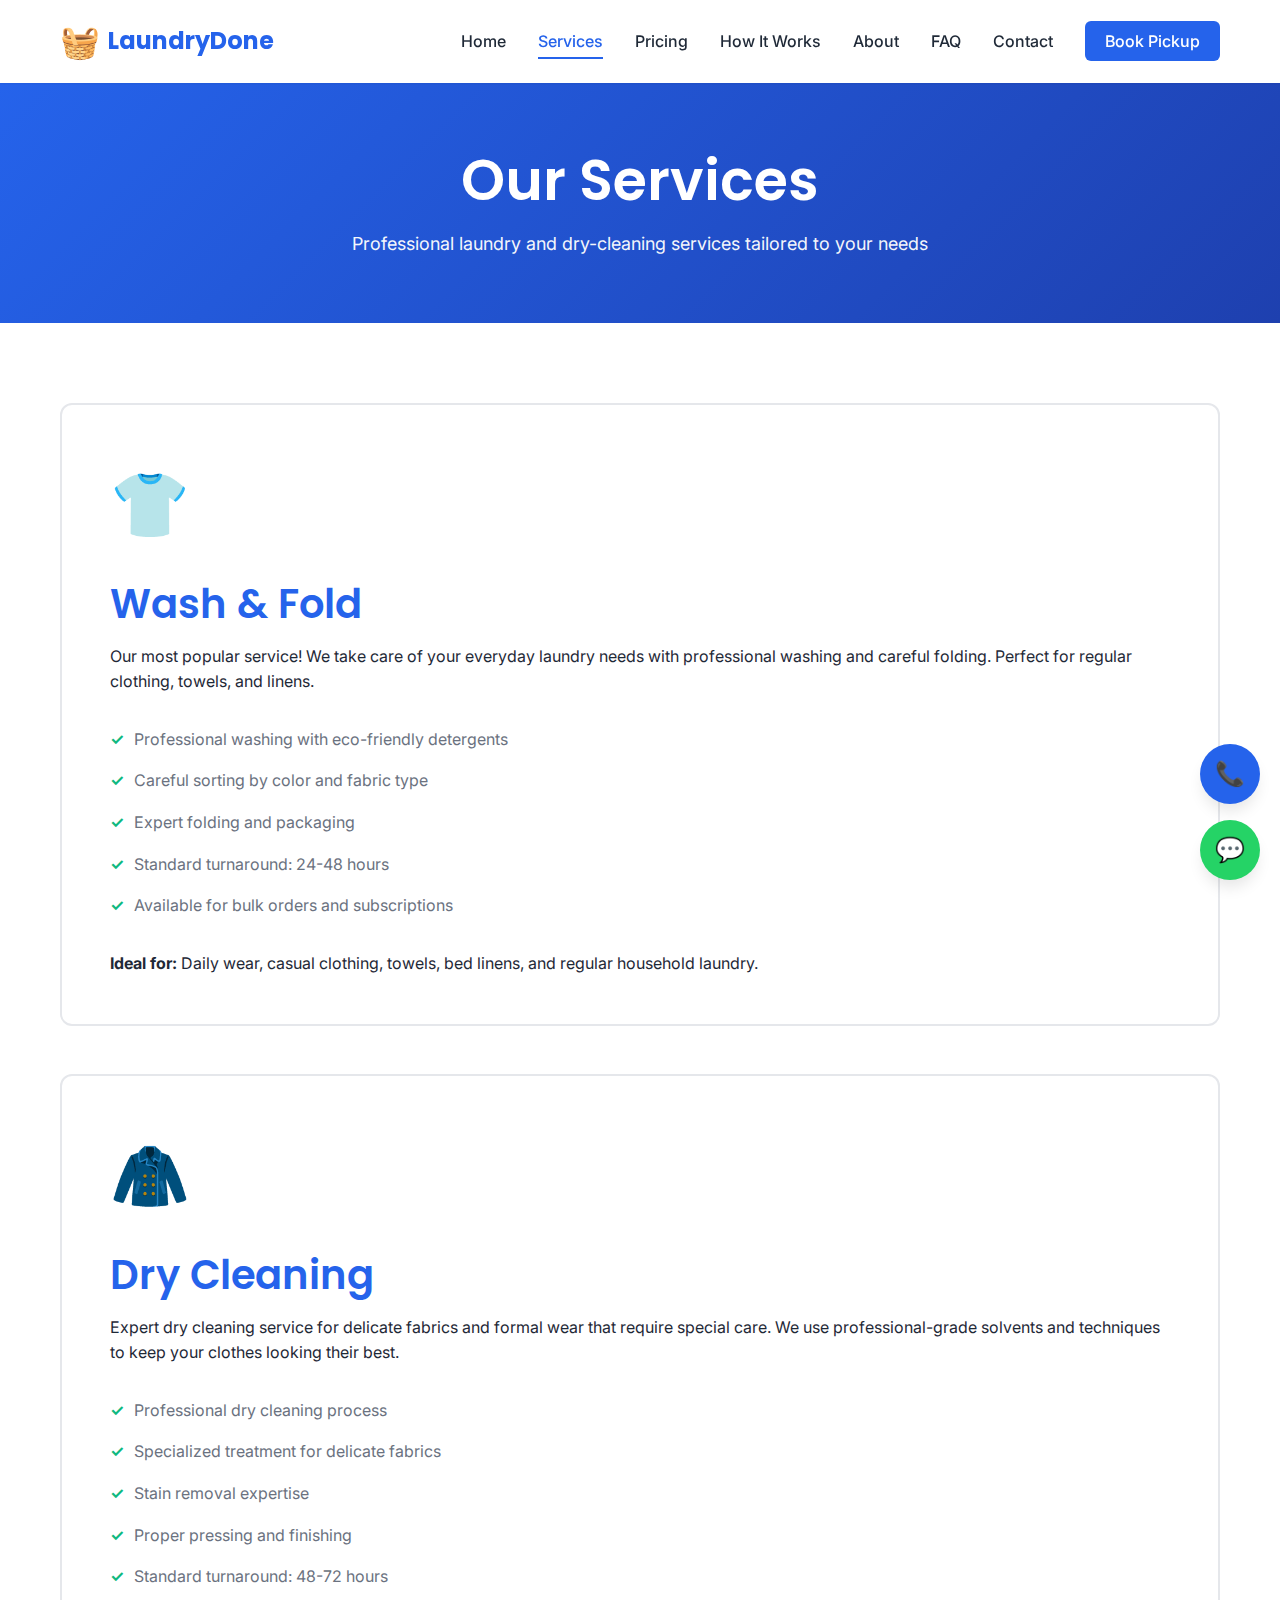
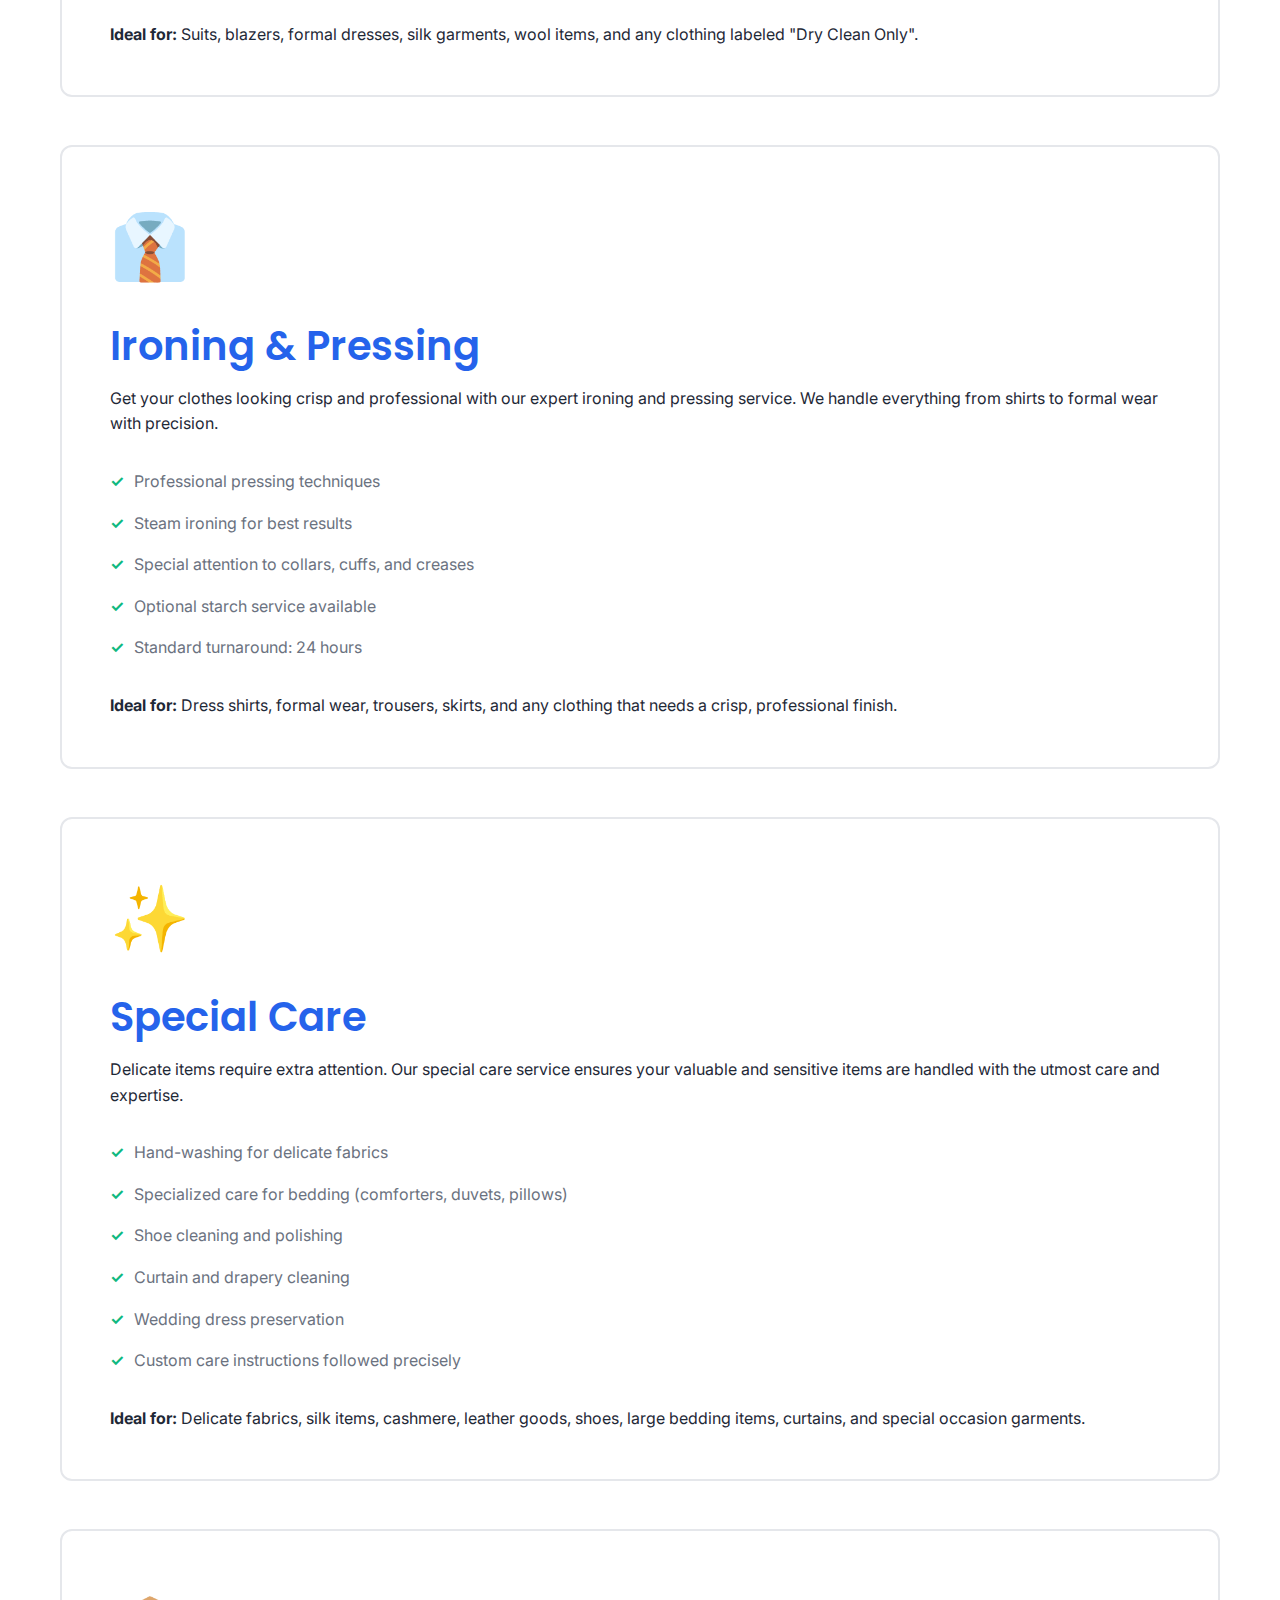
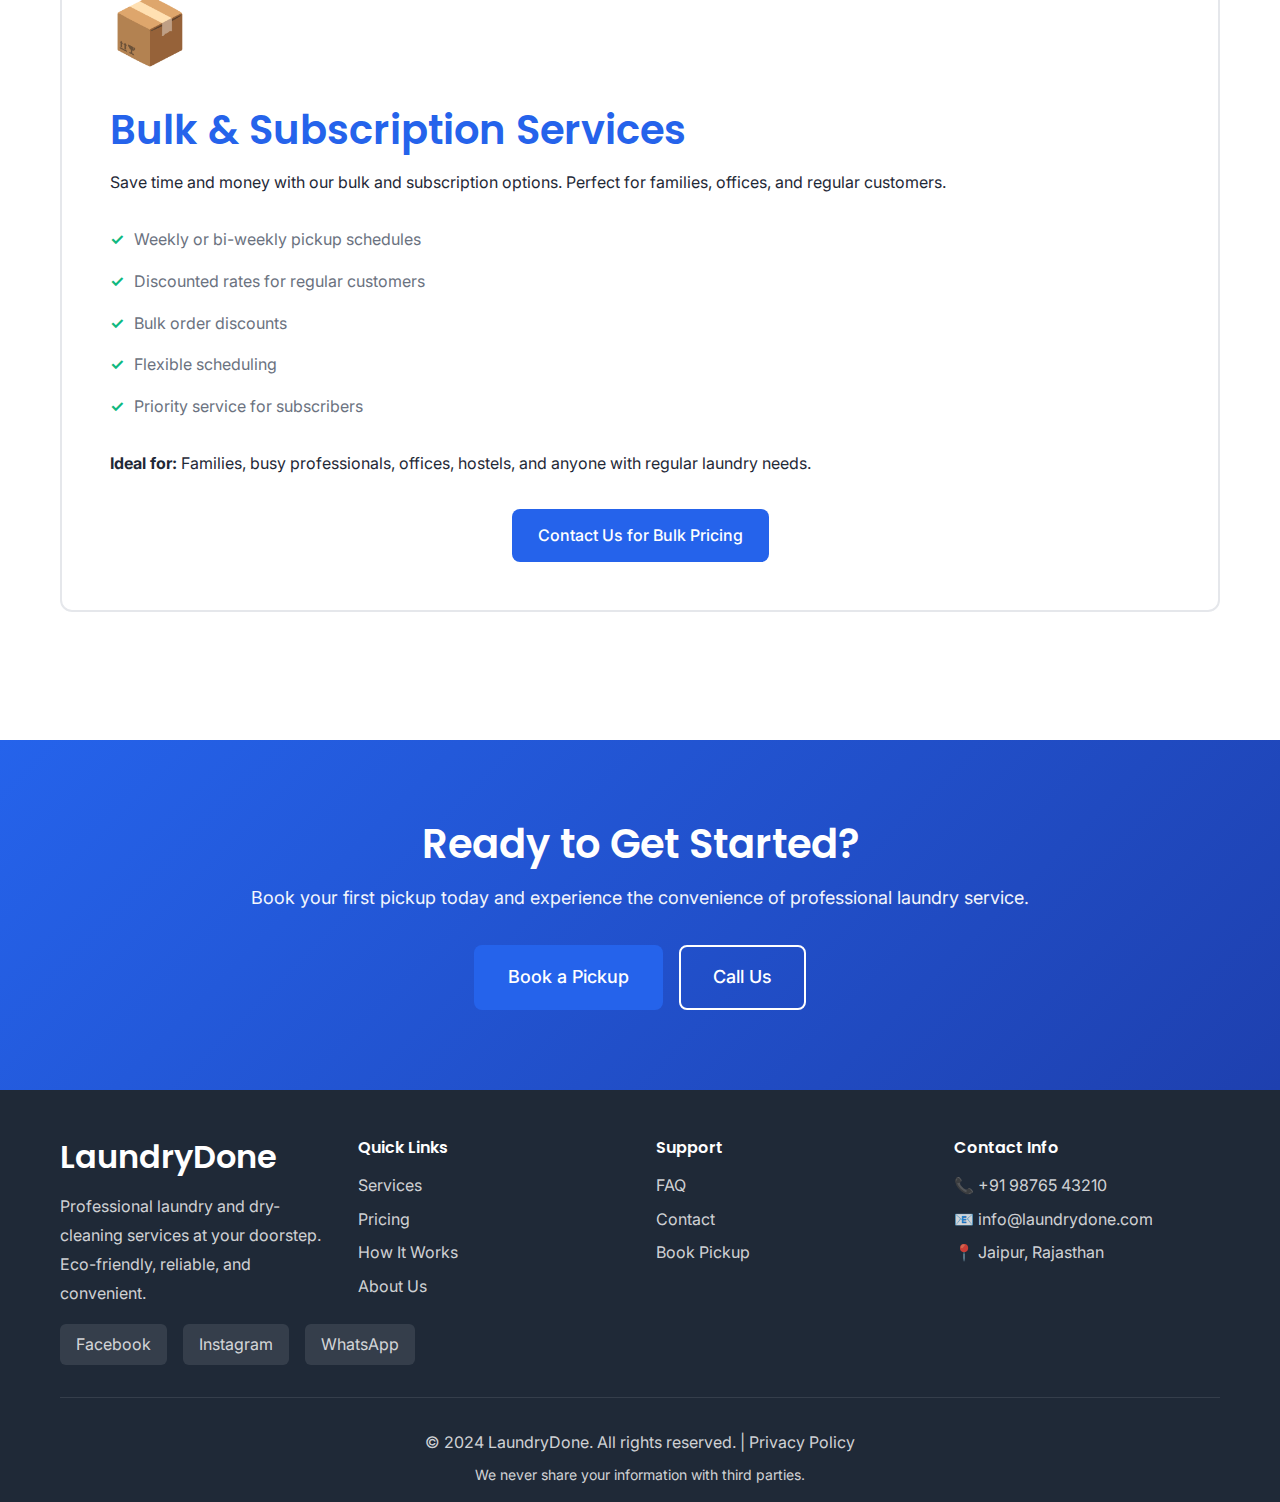
<file: services.html>
<!DOCTYPE html>
<html lang="en">
<head>
    <meta charset="UTF-8">
    <meta name="viewport" content="width=device-width, initial-scale=1.0">
    <meta name="description" content="Comprehensive laundry services including wash & fold, dry cleaning, ironing, and special care for delicate items.">
    <title>Our Services - Laundry Done Right</title>
    <link rel="stylesheet" href="styles.css">
    <link rel="preconnect" href="https://fonts.googleapis.com">
    <link rel="preconnect" href="https://fonts.gstatic.com" crossorigin>
    <link href="https://fonts.googleapis.com/css2?family=Inter:wght@300;400;500;600;700&family=Poppins:wght@400;500;600;700&display=swap" rel="stylesheet">
</head>
<body>
    <!-- Navigation -->
    <nav class="navbar">
        <div class="container">
            <div class="nav-wrapper">
                <a href="index.html" class="logo">
                    <span class="logo-icon">🧺</span>
                    <span class="logo-text">LaundryDone</span>
                </a>
                <button class="mobile-menu-toggle" aria-label="Toggle menu">
                    <span></span>
                    <span></span>
                    <span></span>
                </button>
                <ul class="nav-menu">
                    <li><a href="index.html">Home</a></li>
                    <li><a href="services.html" class="active">Services</a></li>
                    <li><a href="pricing.html">Pricing</a></li>
                    <li><a href="how-it-works.html">How It Works</a></li>
                    <li><a href="about.html">About</a></li>
                    <li><a href="faq.html">FAQ</a></li>
                    <li><a href="contact.html">Contact</a></li>
                    <li><a href="booking.html" class="btn-primary">Book Pickup</a></li>
                </ul>
            </div>
        </div>
    </nav>

    <!-- Page Header -->
    <section class="page-header">
        <div class="container">
            <h1>Our Services</h1>
            <p>Professional laundry and dry-cleaning services tailored to your needs</p>
        </div>
    </section>

    <!-- Services Detail -->
    <section class="services-detail">
        <div class="container">
            <div class="service-detail-card" id="wash-fold">
                <div class="service-icon">👕</div>
                <h2>Wash & Fold</h2>
                <p>Our most popular service! We take care of your everyday laundry needs with professional washing and careful folding. Perfect for regular clothing, towels, and linens.</p>
                <ul class="service-features">
                    <li>Professional washing with eco-friendly detergents</li>
                    <li>Careful sorting by color and fabric type</li>
                    <li>Expert folding and packaging</li>
                    <li>Standard turnaround: 24-48 hours</li>
                    <li>Available for bulk orders and subscriptions</li>
                </ul>
                <p><strong>Ideal for:</strong> Daily wear, casual clothing, towels, bed linens, and regular household laundry.</p>
            </div>

            <div class="service-detail-card" id="dry-cleaning">
                <div class="service-icon">🧥</div>
                <h2>Dry Cleaning</h2>
                <p>Expert dry cleaning service for delicate fabrics and formal wear that require special care. We use professional-grade solvents and techniques to keep your clothes looking their best.</p>
                <ul class="service-features">
                    <li>Professional dry cleaning process</li>
                    <li>Specialized treatment for delicate fabrics</li>
                    <li>Stain removal expertise</li>
                    <li>Proper pressing and finishing</li>
                    <li>Standard turnaround: 48-72 hours</li>
                </ul>
                <p><strong>Ideal for:</strong> Suits, blazers, formal dresses, silk garments, wool items, and any clothing labeled "Dry Clean Only".</p>
            </div>

            <div class="service-detail-card" id="ironing">
                <div class="service-icon">👔</div>
                <h2>Ironing & Pressing</h2>
                <p>Get your clothes looking crisp and professional with our expert ironing and pressing service. We handle everything from shirts to formal wear with precision.</p>
                <ul class="service-features">
                    <li>Professional pressing techniques</li>
                    <li>Steam ironing for best results</li>
                    <li>Special attention to collars, cuffs, and creases</li>
                    <li>Optional starch service available</li>
                    <li>Standard turnaround: 24 hours</li>
                </ul>
                <p><strong>Ideal for:</strong> Dress shirts, formal wear, trousers, skirts, and any clothing that needs a crisp, professional finish.</p>
            </div>

            <div class="service-detail-card" id="special-care">
                <div class="service-icon">✨</div>
                <h2>Special Care</h2>
                <p>Delicate items require extra attention. Our special care service ensures your valuable and sensitive items are handled with the utmost care and expertise.</p>
                <ul class="service-features">
                    <li>Hand-washing for delicate fabrics</li>
                    <li>Specialized care for bedding (comforters, duvets, pillows)</li>
                    <li>Shoe cleaning and polishing</li>
                    <li>Curtain and drapery cleaning</li>
                    <li>Wedding dress preservation</li>
                    <li>Custom care instructions followed precisely</li>
                </ul>
                <p><strong>Ideal for:</strong> Delicate fabrics, silk items, cashmere, leather goods, shoes, large bedding items, curtains, and special occasion garments.</p>
            </div>

            <div class="service-detail-card">
                <div class="service-icon">📦</div>
                <h2>Bulk & Subscription Services</h2>
                <p>Save time and money with our bulk and subscription options. Perfect for families, offices, and regular customers.</p>
                <ul class="service-features">
                    <li>Weekly or bi-weekly pickup schedules</li>
                    <li>Discounted rates for regular customers</li>
                    <li>Bulk order discounts</li>
                    <li>Flexible scheduling</li>
                    <li>Priority service for subscribers</li>
                </ul>
                <p><strong>Ideal for:</strong> Families, busy professionals, offices, hostels, and anyone with regular laundry needs.</p>
                <p class="text-center" style="margin-top: 2rem;">
                    <a href="contact.html" class="btn btn-primary">Contact Us for Bulk Pricing</a>
                </p>
            </div>
        </div>
    </section>

    <!-- CTA Section -->
    <section class="cta-section">
        <div class="container">
            <div class="cta-content">
                <h2>Ready to Get Started?</h2>
                <p>Book your first pickup today and experience the convenience of professional laundry service.</p>
                <div class="cta-buttons">
                    <a href="booking.html" class="btn btn-large btn-primary">Book a Pickup</a>
                    <a href="tel:+919876543210" class="btn btn-large btn-outline">Call Us</a>
                </div>
            </div>
        </div>
    </section>

    <!-- Footer -->
    <footer class="footer">
        <div class="container">
            <div class="footer-content">
                <div class="footer-section">
                    <h3>LaundryDone</h3>
                    <p>Professional laundry and dry-cleaning services at your doorstep. Eco-friendly, reliable, and convenient.</p>
                    <div class="social-links">
                        <a href="#" aria-label="Facebook">Facebook</a>
                        <a href="#" aria-label="Instagram">Instagram</a>
                        <a href="https://wa.me/919876543210" aria-label="WhatsApp">WhatsApp</a>
                    </div>
                </div>
                <div class="footer-section">
                    <h4>Quick Links</h4>
                    <ul>
                        <li><a href="services.html">Services</a></li>
                        <li><a href="pricing.html">Pricing</a></li>
                        <li><a href="how-it-works.html">How It Works</a></li>
                        <li><a href="about.html">About Us</a></li>
                    </ul>
                </div>
                <div class="footer-section">
                    <h4>Support</h4>
                    <ul>
                        <li><a href="faq.html">FAQ</a></li>
                        <li><a href="contact.html">Contact</a></li>
                        <li><a href="booking.html">Book Pickup</a></li>
                    </ul>
                </div>
                <div class="footer-section">
                    <h4>Contact Info</h4>
                    <ul class="contact-info">
                        <li>📞 <a href="tel:+919876543210">+91 98765 43210</a></li>
                        <li>📧 <a href="mailto:info@laundrydone.com">info@laundrydone.com</a></li>
                        <li>📍 Jaipur, Rajasthan</li>
                    </ul>
                </div>
            </div>
            <div class="footer-bottom">
                <p>&copy; 2024 LaundryDone. All rights reserved. | <a href="#">Privacy Policy</a></p>
                <p class="privacy-note">We never share your information with third parties.</p>
            </div>
        </div>
    </footer>

    <!-- Floating Action Buttons -->
    <div class="floating-actions">
        <a href="tel:+919876543210" class="floating-btn call-btn" aria-label="Call us">
            📞
        </a>
        <a href="https://wa.me/919876543210" class="floating-btn whatsapp-btn" aria-label="Chat on WhatsApp">
            💬
        </a>
    </div>

    <script src="script.js"></script>
</body>
</html>
</file>
<file: styles.css>
/* ============================================
   CSS Variables & Reset
   ============================================ */
:root {
    --primary-color: #2563eb;
    --primary-dark: #1e40af;
    --secondary-color: #10b981;
    --accent-color: #f59e0b;
    --text-dark: #1f2937;
    --text-light: #6b7280;
    --bg-light: #f9fafb;
    --bg-white: #ffffff;
    --border-color: #e5e7eb;
    --shadow-sm: 0 1px 2px 0 rgba(0, 0, 0, 0.05);
    --shadow-md: 0 4px 6px -1px rgba(0, 0, 0, 0.1);
    --shadow-lg: 0 10px 15px -3px rgba(0, 0, 0, 0.1);
    --shadow-xl: 0 20px 25px -5px rgba(0, 0, 0, 0.1);
    --font-primary: 'Inter', -apple-system, BlinkMacSystemFont, 'Segoe UI', sans-serif;
    --font-heading: 'Poppins', -apple-system, BlinkMacSystemFont, 'Segoe UI', sans-serif;
    --transition: all 0.3s ease;
}

* {
    margin: 0;
    padding: 0;
    box-sizing: border-box;
}

html {
    scroll-behavior: smooth;
}

body {
    font-family: var(--font-primary);
    color: var(--text-dark);
    line-height: 1.6;
    background-color: var(--bg-white);
    font-size: 16px;
}

img {
    max-width: 100%;
    height: auto;
    display: block;
}

a {
    text-decoration: none;
    color: inherit;
    transition: var(--transition);
}

ul {
    list-style: none;
}

.container {
    max-width: 1200px;
    margin: 0 auto;
    padding: 0 20px;
}

.text-center {
    text-align: center;
}

/* ============================================
   Typography
   ============================================ */
h1, h2, h3, h4, h5, h6 {
    font-family: var(--font-heading);
    font-weight: 600;
    line-height: 1.2;
    color: var(--text-dark);
}

h1 {
    font-size: clamp(2rem, 5vw, 3.5rem);
}

h2 {
    font-size: clamp(1.75rem, 4vw, 2.5rem);
}

h3 {
    font-size: clamp(1.5rem, 3vw, 2rem);
}

.section-title {
    text-align: center;
    margin-bottom: 1rem;
    color: var(--text-dark);
}

.section-subtitle {
    text-align: center;
    color: var(--text-light);
    font-size: 1.125rem;
    margin-bottom: 3rem;
}

/* ============================================
   Buttons
   ============================================ */
.btn {
    display: inline-block;
    padding: 12px 24px;
    border-radius: 8px;
    font-weight: 500;
    text-align: center;
    cursor: pointer;
    border: 2px solid transparent;
    transition: var(--transition);
    font-size: 1rem;
}

.btn-primary {
    background-color: var(--primary-color);
    color: white;
}

.btn-primary:hover {
    background-color: var(--primary-dark);
    transform: translateY(-2px);
    box-shadow: var(--shadow-md);
}

.btn-secondary {
    background-color: var(--secondary-color);
    color: white;
}

.btn-secondary:hover {
    background-color: #059669;
    transform: translateY(-2px);
    box-shadow: var(--shadow-md);
}

.btn-outline {
    background-color: transparent;
    border: 2px solid var(--primary-color);
    color: var(--primary-color);
}

.btn-outline:hover {
    background-color: var(--primary-color);
    color: white;
}

.btn-large {
    padding: 16px 32px;
    font-size: 1.125rem;
}

/* ============================================
   Navigation
   ============================================ */
.navbar {
    background-color: var(--bg-white);
    box-shadow: var(--shadow-sm);
    position: sticky;
    top: 0;
    z-index: 1000;
    padding: 1rem 0;
}

.nav-wrapper {
    display: flex;
    justify-content: space-between;
    align-items: center;
}

.logo {
    display: flex;
    align-items: center;
    gap: 0.5rem;
    font-size: 1.5rem;
    font-weight: 700;
    color: var(--primary-color);
    font-family: var(--font-heading);
}

.logo-icon {
    font-size: 2rem;
}

.nav-menu {
    display: flex;
    align-items: center;
    gap: 2rem;
}

.nav-menu li a {
    color: var(--text-dark);
    font-weight: 500;
    padding: 0.5rem 0;
    position: relative;
}

.nav-menu li a:hover,
.nav-menu li a.active {
    color: var(--primary-color);
}

.nav-menu li a.active::after {
    content: '';
    position: absolute;
    bottom: 0;
    left: 0;
    width: 100%;
    height: 2px;
    background-color: var(--primary-color);
}

.nav-menu li a.btn-primary {
    color: white;
    padding: 10px 20px;
    border-radius: 6px;
}

.mobile-menu-toggle {
    display: none;
    flex-direction: column;
    gap: 5px;
    background: none;
    border: none;
    cursor: pointer;
    padding: 5px;
}

.mobile-menu-toggle span {
    width: 25px;
    height: 3px;
    background-color: var(--text-dark);
    border-radius: 3px;
    transition: var(--transition);
}

/* ============================================
   Hero Section
   ============================================ */
.hero {
    background: linear-gradient(135deg, #667eea 0%, #764ba2 100%);
    color: white;
    padding: 6rem 0;
    text-align: center;
}

.hero-content {
    max-width: 800px;
    margin: 0 auto;
}

.hero-title {
    color: white;
    margin-bottom: 1.5rem;
    font-weight: 700;
}

.hero-subtitle {
    font-size: 1.25rem;
    margin-bottom: 2.5rem;
    opacity: 0.95;
    line-height: 1.8;
}

.hero-cta {
    display: flex;
    gap: 1rem;
    justify-content: center;
    flex-wrap: wrap;
    margin-bottom: 3rem;
}

.hero-cta .btn {
    min-width: 180px;
}

.trust-badges {
    display: flex;
    justify-content: center;
    gap: 2rem;
    flex-wrap: wrap;
    margin-top: 3rem;
}

.badge {
    display: flex;
    align-items: center;
    gap: 0.5rem;
    background-color: rgba(255, 255, 255, 0.2);
    padding: 0.75rem 1.5rem;
    border-radius: 50px;
    backdrop-filter: blur(10px);
}

.badge-icon {
    font-size: 1.5rem;
}

/* ============================================
   Services Overview
   ============================================ */
.services-overview {
    padding: 5rem 0;
    background-color: var(--bg-light);
}

.services-grid {
    display: grid;
    grid-template-columns: repeat(auto-fit, minmax(250px, 1fr));
    gap: 2rem;
    margin-bottom: 3rem;
}

.service-card {
    background-color: var(--bg-white);
    padding: 2rem;
    border-radius: 12px;
    text-align: center;
    box-shadow: var(--shadow-sm);
    transition: var(--transition);
}

.service-card:hover {
    transform: translateY(-5px);
    box-shadow: var(--shadow-lg);
}

.service-icon {
    font-size: 3rem;
    margin-bottom: 1rem;
}

.service-card h3 {
    margin-bottom: 1rem;
    color: var(--text-dark);
}

.service-card p {
    color: var(--text-light);
    margin-bottom: 1.5rem;
}

.service-link {
    color: var(--primary-color);
    font-weight: 500;
}

.service-link:hover {
    color: var(--primary-dark);
}

/* ============================================
   How It Works Preview
   ============================================ */
.how-it-works-preview {
    padding: 5rem 0;
}

.steps-grid {
    display: grid;
    grid-template-columns: repeat(auto-fit, minmax(280px, 1fr));
    gap: 2rem;
    margin-bottom: 3rem;
}

.step-card {
    text-align: center;
    padding: 2rem;
}

.step-number {
    width: 60px;
    height: 60px;
    background: linear-gradient(135deg, var(--primary-color), var(--primary-dark));
    color: white;
    border-radius: 50%;
    display: flex;
    align-items: center;
    justify-content: center;
    font-size: 1.5rem;
    font-weight: 700;
    margin: 0 auto 1.5rem;
}

.step-card h3 {
    margin-bottom: 1rem;
}

.step-card p {
    color: var(--text-light);
}

/* ============================================
   Testimonials
   ============================================ */
.testimonials {
    padding: 5rem 0;
    background-color: var(--bg-light);
}

.testimonials-grid {
    display: grid;
    grid-template-columns: repeat(auto-fit, minmax(300px, 1fr));
    gap: 2rem;
}

.testimonial-card {
    background-color: var(--bg-white);
    padding: 2rem;
    border-radius: 12px;
    box-shadow: var(--shadow-sm);
}

.testimonial-rating {
    color: var(--accent-color);
    font-size: 1.25rem;
    margin-bottom: 1rem;
}

.testimonial-text {
    color: var(--text-light);
    font-style: italic;
    margin-bottom: 1.5rem;
    line-height: 1.8;
}

.testimonial-author {
    display: flex;
    align-items: center;
    gap: 1rem;
}

.author-avatar {
    width: 50px;
    height: 50px;
    background: linear-gradient(135deg, var(--primary-color), var(--primary-dark));
    color: white;
    border-radius: 50%;
    display: flex;
    align-items: center;
    justify-content: center;
    font-weight: 600;
}

.author-name {
    font-weight: 600;
    color: var(--text-dark);
}

.author-location {
    color: var(--text-light);
    font-size: 0.875rem;
}

/* ============================================
   Service Area
   ============================================ */
.service-area {
    padding: 5rem 0;
}

.service-area-content {
    text-align: center;
    max-width: 800px;
    margin: 0 auto;
}

.service-area-content h2 {
    margin-bottom: 1rem;
}

.service-area-content > p {
    color: var(--text-light);
    margin-bottom: 2rem;
    font-size: 1.125rem;
}

.areas-list {
    display: flex;
    flex-wrap: wrap;
    gap: 1rem;
    justify-content: center;
    margin-bottom: 2rem;
}

.area-tag {
    background-color: var(--bg-light);
    padding: 0.5rem 1.25rem;
    border-radius: 50px;
    color: var(--text-dark);
    font-weight: 500;
    border: 2px solid var(--border-color);
}

.service-area-note {
    color: var(--text-light);
}

.service-area-note a {
    color: var(--primary-color);
    font-weight: 500;
}

/* ============================================
   CTA Section
   ============================================ */
.cta-section {
    padding: 5rem 0;
    background: linear-gradient(135deg, var(--primary-color), var(--primary-dark));
    color: white;
    text-align: center;
}

.cta-content h2 {
    color: white;
    margin-bottom: 1rem;
}

.cta-content > p {
    font-size: 1.125rem;
    margin-bottom: 2rem;
    opacity: 0.95;
}

.cta-buttons {
    display: flex;
    gap: 1rem;
    justify-content: center;
    flex-wrap: wrap;
}

.cta-buttons .btn-outline {
    border-color: white;
    color: white;
}

.cta-buttons .btn-outline:hover {
    background-color: white;
    color: var(--primary-color);
}

/* ============================================
   Footer
   ============================================ */
.footer {
    background-color: var(--text-dark);
    color: white;
    padding: 3rem 0 1rem;
}

.footer-content {
    display: grid;
    grid-template-columns: repeat(auto-fit, minmax(250px, 1fr));
    gap: 2rem;
    margin-bottom: 2rem;
}

.footer-section h3,
.footer-section h4 {
    color: white;
    margin-bottom: 1rem;
}

.footer-section p {
    color: rgba(255, 255, 255, 0.8);
    margin-bottom: 1rem;
    line-height: 1.8;
}

.footer-section ul li {
    margin-bottom: 0.5rem;
}

.footer-section ul li a {
    color: rgba(255, 255, 255, 0.8);
}

.footer-section ul li a:hover {
    color: white;
}

.social-links {
    display: flex;
    gap: 1rem;
    margin-top: 1rem;
}

.social-links a {
    color: rgba(255, 255, 255, 0.8);
    padding: 0.5rem 1rem;
    background-color: rgba(255, 255, 255, 0.1);
    border-radius: 6px;
}

.social-links a:hover {
    background-color: rgba(255, 255, 255, 0.2);
    color: white;
}

.contact-info li {
    color: rgba(255, 255, 255, 0.8);
    margin-bottom: 0.75rem;
}

.contact-info a {
    color: rgba(255, 255, 255, 0.8);
}

.contact-info a:hover {
    color: white;
}

.footer-bottom {
    border-top: 1px solid rgba(255, 255, 255, 0.1);
    padding-top: 2rem;
    text-align: center;
    color: rgba(255, 255, 255, 0.8);
}

.footer-bottom a {
    color: rgba(255, 255, 255, 0.8);
}

.footer-bottom a:hover {
    color: white;
}

.privacy-note {
    margin-top: 0.5rem;
    font-size: 0.875rem;
}

/* ============================================
   Floating Action Buttons
   ============================================ */
.floating-actions {
    position: fixed;
    bottom: 20px;
    right: 20px;
    display: flex;
    flex-direction: column;
    gap: 1rem;
    z-index: 999;
}

.floating-btn {
    width: 60px;
    height: 60px;
    border-radius: 50%;
    background-color: var(--primary-color);
    color: white;
    display: flex;
    align-items: center;
    justify-content: center;
    font-size: 1.5rem;
    box-shadow: var(--shadow-lg);
    transition: var(--transition);
}

.floating-btn:hover {
    transform: scale(1.1);
    box-shadow: var(--shadow-xl);
}

.whatsapp-btn {
    background-color: #25d366;
}

/* ============================================
   Page Specific Styles
   ============================================ */

/* Page Header */
.page-header {
    background: linear-gradient(135deg, var(--primary-color), var(--primary-dark));
    color: white;
    padding: 4rem 0;
    text-align: center;
}

.page-header h1 {
    color: white;
    margin-bottom: 1rem;
}

.page-header p {
    font-size: 1.125rem;
    opacity: 0.95;
}

/* Services Page */
.services-detail {
    padding: 5rem 0;
}

.service-detail-card {
    background-color: var(--bg-white);
    border: 2px solid var(--border-color);
    border-radius: 12px;
    padding: 3rem;
    margin-bottom: 3rem;
    transition: var(--transition);
}

.service-detail-card:hover {
    border-color: var(--primary-color);
    box-shadow: var(--shadow-md);
}

.service-detail-card h2 {
    margin-bottom: 1rem;
    color: var(--primary-color);
}

.service-detail-card .service-icon {
    font-size: 4rem;
    margin-bottom: 1.5rem;
}

.service-features {
    list-style: none;
    margin: 1.5rem 0;
}

.service-features li {
    padding: 0.5rem 0;
    padding-left: 1.5rem;
    position: relative;
    color: var(--text-light);
}

.service-features li::before {
    content: '✓';
    position: absolute;
    left: 0;
    color: var(--secondary-color);
    font-weight: bold;
}

/* Pricing Page */
.pricing-section {
    padding: 5rem 0;
}

.pricing-grid {
    display: grid;
    grid-template-columns: repeat(auto-fit, minmax(300px, 1fr));
    gap: 2rem;
    margin-bottom: 4rem;
}

.pricing-card {
    background-color: var(--bg-white);
    border: 2px solid var(--border-color);
    border-radius: 12px;
    padding: 2.5rem;
    text-align: center;
    transition: var(--transition);
}

.pricing-card:hover {
    border-color: var(--primary-color);
    transform: translateY(-5px);
    box-shadow: var(--shadow-lg);
}

.pricing-card.featured {
    border-color: var(--primary-color);
    background: linear-gradient(135deg, rgba(37, 99, 235, 0.05), rgba(30, 64, 175, 0.05));
}

.pricing-card h3 {
    margin-bottom: 1rem;
}

.price {
    font-size: 2.5rem;
    font-weight: 700;
    color: var(--primary-color);
    margin: 1rem 0;
}

.price-unit {
    font-size: 1rem;
    color: var(--text-light);
    font-weight: 400;
}

.pricing-features {
    list-style: none;
    margin: 2rem 0;
    text-align: left;
}

.pricing-features li {
    padding: 0.75rem 0;
    padding-left: 1.5rem;
    position: relative;
    color: var(--text-light);
}

.pricing-features li::before {
    content: '✓';
    position: absolute;
    left: 0;
    color: var(--secondary-color);
    font-weight: bold;
}

.pricing-note {
    background-color: var(--bg-light);
    padding: 2rem;
    border-radius: 12px;
    text-align: center;
    margin-top: 3rem;
}

/* Cost Estimator */
.cost-estimator {
    background-color: var(--bg-light);
    padding: 3rem;
    border-radius: 12px;
    margin-top: 3rem;
}

.cost-estimator h3 {
    text-align: center;
    margin-bottom: 2rem;
}

.estimator-controls {
    max-width: 600px;
    margin: 0 auto;
}

.form-group {
    margin-bottom: 1.5rem;
}

.form-group label {
    display: block;
    margin-bottom: 0.5rem;
    font-weight: 500;
    color: var(--text-dark);
}

.form-group input,
.form-group select {
    width: 100%;
    padding: 12px;
    border: 2px solid var(--border-color);
    border-radius: 8px;
    font-size: 1rem;
    font-family: var(--font-primary);
    transition: var(--transition);
}

.form-group input:focus,
.form-group select:focus {
    outline: none;
    border-color: var(--primary-color);
}

.estimate-result {
    background-color: var(--bg-white);
    padding: 2rem;
    border-radius: 12px;
    text-align: center;
    margin-top: 2rem;
    border: 2px solid var(--primary-color);
}

.estimate-result h4 {
    color: var(--text-light);
    margin-bottom: 0.5rem;
}

.estimate-result .estimated-price {
    font-size: 2rem;
    font-weight: 700;
    color: var(--primary-color);
}

/* Booking Form */
.booking-section {
    padding: 5rem 0;
    background-color: var(--bg-light);
}

.booking-form-container {
    max-width: 700px;
    margin: 0 auto;
    background-color: var(--bg-white);
    padding: 3rem;
    border-radius: 12px;
    box-shadow: var(--shadow-md);
}

.booking-form h2 {
    text-align: center;
    margin-bottom: 2rem;
}

.form-row {
    display: grid;
    grid-template-columns: repeat(auto-fit, minmax(250px, 1fr));
    gap: 1.5rem;
}

.form-group textarea {
    width: 100%;
    padding: 12px;
    border: 2px solid var(--border-color);
    border-radius: 8px;
    font-size: 1rem;
    font-family: var(--font-primary);
    resize: vertical;
    min-height: 120px;
    transition: var(--transition);
}

.form-group textarea:focus {
    outline: none;
    border-color: var(--primary-color);
}

.checkbox-group {
    display: flex;
    flex-wrap: wrap;
    gap: 1rem;
    margin-top: 0.5rem;
}

.checkbox-item {
    display: flex;
    align-items: center;
    gap: 0.5rem;
}

.checkbox-item input[type="checkbox"] {
    width: auto;
}

.form-submit {
    width: 100%;
    margin-top: 1.5rem;
}

.form-success {
    background-color: #d1fae5;
    color: #065f46;
    padding: 1.5rem;
    border-radius: 8px;
    margin-top: 1.5rem;
    text-align: center;
    display: none;
}

.form-success.show {
    display: block;
}

/* FAQ Page */
.faq-section {
    padding: 5rem 0;
}

.faq-list {
    max-width: 800px;
    margin: 0 auto;
}

.faq-item {
    background-color: var(--bg-white);
    border: 2px solid var(--border-color);
    border-radius: 12px;
    margin-bottom: 1rem;
    overflow: hidden;
    transition: var(--transition);
}

.faq-item.active {
    border-color: var(--primary-color);
}

.faq-question {
    padding: 1.5rem;
    cursor: pointer;
    display: flex;
    justify-content: space-between;
    align-items: center;
    font-weight: 600;
    color: var(--text-dark);
}

.faq-question:hover {
    background-color: var(--bg-light);
}

.faq-icon {
    font-size: 1.5rem;
    color: var(--primary-color);
    transition: var(--transition);
}

.faq-item.active .faq-icon {
    transform: rotate(180deg);
}

.faq-answer {
    padding: 0 1.5rem;
    max-height: 0;
    overflow: hidden;
    transition: max-height 0.3s ease, padding 0.3s ease;
    color: var(--text-light);
    line-height: 1.8;
}

.faq-item.active .faq-answer {
    padding: 0 1.5rem 1.5rem;
    max-height: 500px;
}

/* About Page */
.about-section {
    padding: 5rem 0;
}

.about-content {
    max-width: 900px;
    margin: 0 auto;
}

.about-content h2 {
    margin-bottom: 1.5rem;
}

.about-content p {
    color: var(--text-light);
    margin-bottom: 1.5rem;
    line-height: 1.8;
    font-size: 1.125rem;
}

.about-features {
    display: grid;
    grid-template-columns: repeat(auto-fit, minmax(250px, 1fr));
    gap: 2rem;
    margin: 3rem 0;
}

.about-feature {
    text-align: center;
    padding: 2rem;
    background-color: var(--bg-light);
    border-radius: 12px;
}

.about-feature-icon {
    font-size: 3rem;
    margin-bottom: 1rem;
}

/* Contact Page */
.contact-section {
    padding: 5rem 0;
}

.contact-grid {
    display: grid;
    grid-template-columns: repeat(auto-fit, minmax(300px, 1fr));
    gap: 3rem;
    margin-bottom: 3rem;
}

.contact-card {
    background-color: var(--bg-white);
    padding: 2rem;
    border-radius: 12px;
    box-shadow: var(--shadow-sm);
    text-align: center;
}

.contact-card-icon {
    font-size: 3rem;
    margin-bottom: 1rem;
}

.contact-card h3 {
    margin-bottom: 1rem;
}

.contact-card p,
.contact-card a {
    color: var(--text-light);
}

.contact-card a:hover {
    color: var(--primary-color);
}

.map-container {
    margin-top: 3rem;
    border-radius: 12px;
    overflow: hidden;
    box-shadow: var(--shadow-md);
}

.map-container iframe {
    width: 100%;
    height: 400px;
    border: none;
}

/* ============================================
   Responsive Design
   ============================================ */
@media (max-width: 768px) {
    .mobile-menu-toggle {
        display: flex;
    }

    .nav-menu {
        position: fixed;
        top: 70px;
        left: -100%;
        flex-direction: column;
        background-color: var(--bg-white);
        width: 100%;
        text-align: center;
        transition: 0.3s;
        box-shadow: var(--shadow-lg);
        padding: 2rem 0;
        gap: 0;
    }

    .nav-menu.active {
        left: 0;
    }

    .nav-menu li {
        width: 100%;
        padding: 1rem 0;
    }

    .nav-menu li a {
        display: block;
        padding: 0.5rem 2rem;
    }

    .hero {
        padding: 4rem 0;
    }

    .hero-cta {
        flex-direction: column;
        align-items: center;
    }

    .hero-cta .btn {
        width: 100%;
        max-width: 300px;
    }

    .trust-badges {
        flex-direction: column;
        align-items: center;
    }

    .services-grid,
    .steps-grid,
    .testimonials-grid,
    .pricing-grid {
        grid-template-columns: 1fr;
    }

    .form-row {
        grid-template-columns: 1fr;
    }

    .floating-actions {
        bottom: 10px;
        right: 10px;
    }

    .floating-btn {
        width: 50px;
        height: 50px;
        font-size: 1.25rem;
    }

    .booking-form-container {
        padding: 2rem 1.5rem;
    }

    .page-header {
        padding: 3rem 0;
    }
}

@media (max-width: 480px) {
    .container {
        padding: 0 15px;
    }

    .hero-title {
        font-size: 2rem;
    }

    .hero-subtitle {
        font-size: 1rem;
    }

    .section-title {
        font-size: 1.75rem;
    }

    .service-card,
    .testimonial-card,
    .pricing-card {
        padding: 1.5rem;
    }
}

/* ============================================
   Accessibility
   ============================================ */
@media (prefers-reduced-motion: reduce) {
    * {
        animation-duration: 0.01ms !important;
        animation-iteration-count: 1 !important;
        transition-duration: 0.01ms !important;
    }
}

:focus-visible {
    outline: 3px solid var(--primary-color);
    outline-offset: 2px;
}

/* Skip to main content link for screen readers */
.skip-link {
    position: absolute;
    top: -40px;
    left: 0;
    background: var(--primary-color);
    color: white;
    padding: 8px;
    text-decoration: none;
    z-index: 100;
}

.skip-link:focus {
    top: 0;
}
</file>
